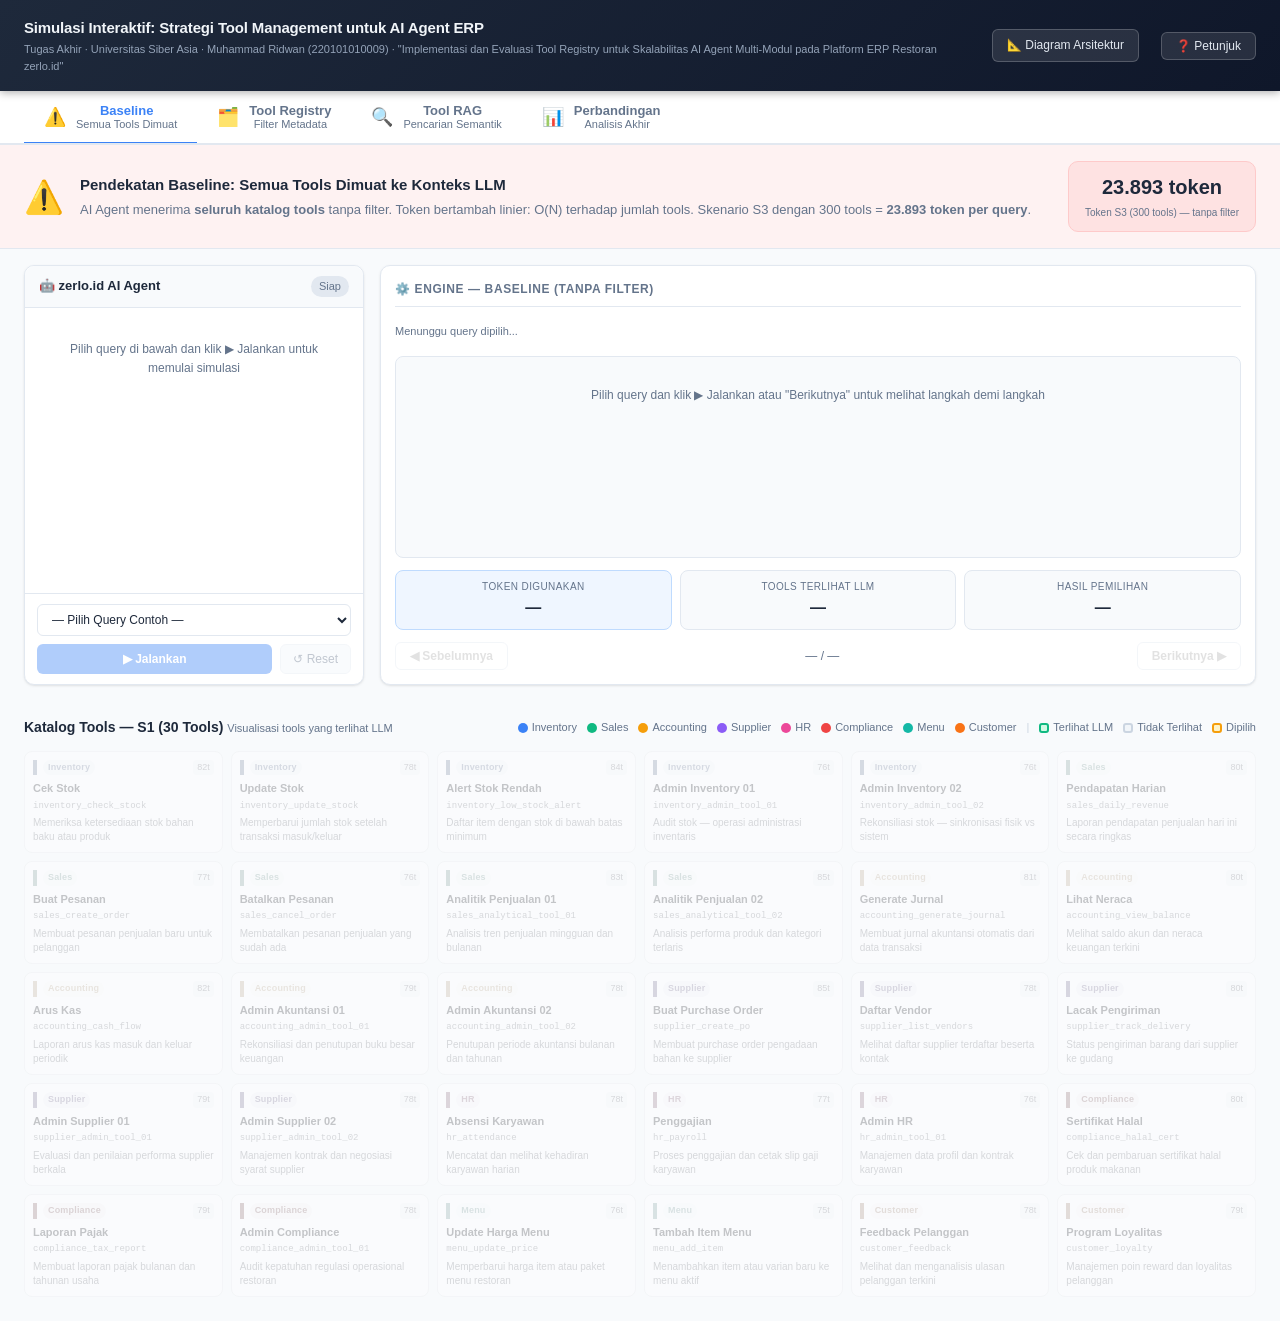
<file: simulation/index.html>
<!DOCTYPE html>
<html lang="id">
<head>
  <meta charset="UTF-8">
  <meta name="viewport" content="width=device-width, initial-scale=1.0">
  <title>Simulasi Tool Registry — zerlo.id AI-ERP</title>
  <link rel="stylesheet" href="style.css">
</head>
<body>

  <!-- ═══ HEADER ══════════════════════════════════════════════════════════════ -->
  <header class="app-header">
    <div class="header-inner">
      <div class="header-title">
        <h1>Simulasi Interaktif: Strategi Tool Management untuk AI Agent ERP</h1>
        <p class="header-sub">
          Tugas Akhir · Universitas Siber Asia · Muhammad Ridwan (220101010009) ·
          "Implementasi dan Evaluasi Tool Registry untuk Skalabilitas AI Agent Multi-Modul pada Platform ERP Restoran zerlo.id"
        </p>
      </div>
      <a href="diagram.html" class="btn-help" style="text-decoration:none;margin-right:6px">📐 Diagram Arsitektur</a>
      <button class="btn-help" id="helpBtn">❓ Petunjuk</button>
    </div>
  </header>

  <!-- ═══ TABS ═════════════════════════════════════════════════════════════════ -->
  <nav class="tabs">
    <button class="tab active" data-tab="baseline">
      <span>⚠️</span>
      <div>
        <strong>Baseline</strong>
        <small>Semua Tools Dimuat</small>
      </div>
    </button>
    <button class="tab" data-tab="registry">
      <span>🗂️</span>
      <div>
        <strong>Tool Registry</strong>
        <small>Filter Metadata</small>
      </div>
    </button>
    <button class="tab" data-tab="rag">
      <span>🔍</span>
      <div>
        <strong>Tool RAG</strong>
        <small>Pencarian Semantik</small>
      </div>
    </button>
    <button class="tab" data-tab="comparison">
      <span>📊</span>
      <div>
        <strong>Perbandingan</strong>
        <small>Analisis Akhir</small>
      </div>
    </button>
  </nav>

  <!-- ═══ TAB PANES (diisi oleh JavaScript) ═══════════════════════════════════ -->
  <div id="pane-baseline"   class="pane active"></div>
  <div id="pane-registry"   class="pane"></div>
  <div id="pane-rag"        class="pane"></div>
  <div id="pane-comparison" class="pane"></div>

  <!-- ═══ HELP MODAL ══════════════════════════════════════════════════════════ -->
  <div class="modal-overlay" id="helpOverlay">
    <div class="modal">
      <button class="modal-close" id="helpClose">✕</button>
      <h2>❓ Petunjuk Penggunaan / How to Use</h2>
      <ol>
        <li>
          <strong>Pilih tab</strong> (Baseline / Tool Registry / Tool RAG / Perbandingan)<br>
          <em>Select a tab to explore each approach</em>
        </li>
        <li>
          <strong>Pilih query contoh</strong> dari dropdown — query nyata dari dataset eksperimen<br>
          <em>Select a sample query from the dropdown — real queries from the experiment dataset</em>
        </li>
        <li>
          Klik <strong>▶ Jalankan</strong> untuk animasi otomatis, atau klik <strong>Berikutnya ▶</strong> untuk maju langkah demi langkah<br>
          <em>Click ▶ Run for auto-play, or ▶ Next to step through manually</em>
        </li>
        <li>
          Perhatikan panel <strong>Katalog Tools</strong> di bawah — kartu yang terang = terlihat LLM; abu-abu = tidak terlihat<br>
          <em>Watch the Tools Catalog panel — bright cards are visible to LLM; grey = filtered out</em>
        </li>
        <li>
          Tab <strong>Perbandingan</strong> menampilkan analisis lengkap ketiga pendekatan<br>
          <em>The Comparison tab shows full analysis of all three approaches</em>
        </li>
      </ol>

      <h3>Kode Warna Modul / Module Color Codes</h3>
      <div class="module-legend" id="helpModuleLegend"></div>

      <p>
        <em>Token = satuan biaya komputasi LLM. Setiap tool definition ≈ 80 token.<br>
        Token = unit of LLM computation cost. Each tool definition ≈ 80 tokens.</em>
      </p>
    </div>
  </div>

  <script src="simulation.js"></script>
</body>
</html>
</file>
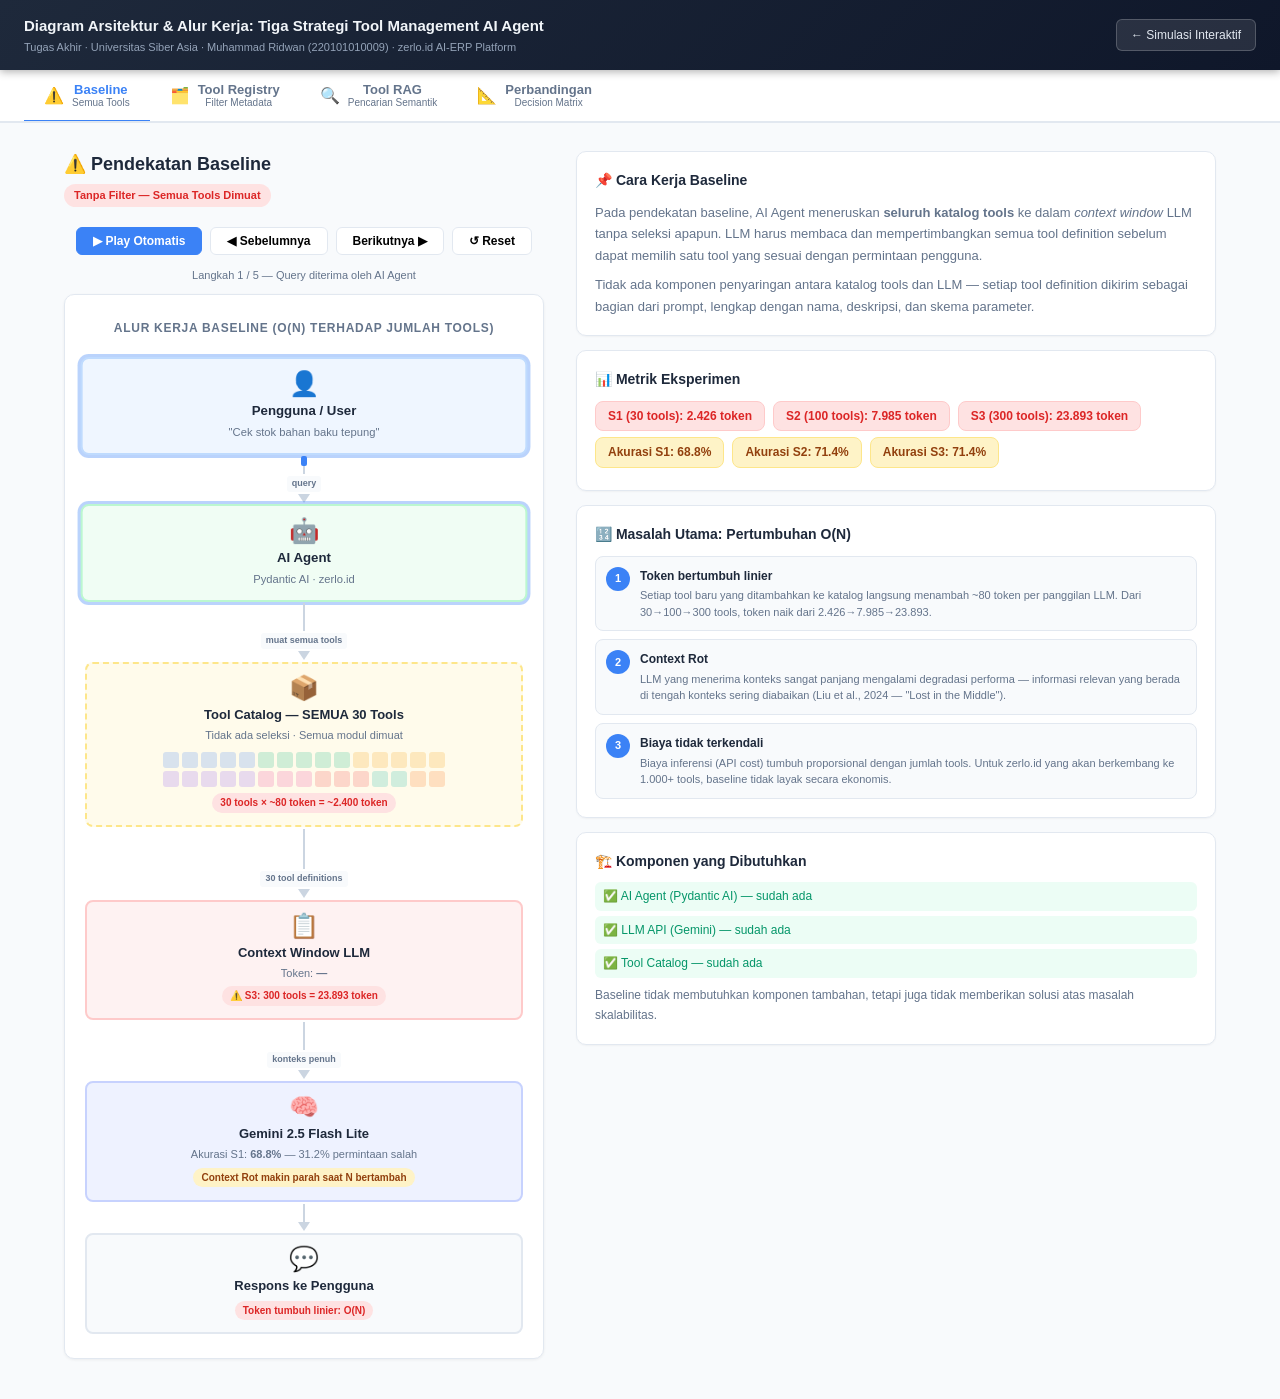
<file: simulation/diagram.html>
<!DOCTYPE html>
<html lang="id">
<head>
  <meta charset="UTF-8">
  <meta name="viewport" content="width=device-width, initial-scale=1.0">
  <title>Diagram Arsitektur — Tool Registry vs RAG vs Baseline</title>
  <link rel="stylesheet" href="diagram.css">
</head>
<body>

<!-- ══════════════════════════════════════════════════════════════════════════
     HEADER
═══════════════════════════════════════════════════════════════════════════ -->
<header class="app-header">
  <div class="header-inner">
    <div class="header-title">
      <h1>Diagram Arsitektur & Alur Kerja: Tiga Strategi Tool Management AI Agent</h1>
      <p class="header-sub">
        Tugas Akhir · Universitas Siber Asia · Muhammad Ridwan (220101010009) ·
        zerlo.id AI-ERP Platform
      </p>
    </div>
    <a href="index.html" class="btn-back">← Simulasi Interaktif</a>
  </div>
</header>

<!-- ══════════════════════════════════════════════════════════════════════════
     TABS
═══════════════════════════════════════════════════════════════════════════ -->
<nav class="tabs">
  <button class="tab active" data-tab="baseline">
    <span class="tab-icon">⚠️</span>
    <div><div class="tab-name">Baseline</div><div class="tab-sub">Semua Tools</div></div>
  </button>
  <button class="tab" data-tab="registry">
    <span class="tab-icon">🗂️</span>
    <div><div class="tab-name">Tool Registry</div><div class="tab-sub">Filter Metadata</div></div>
  </button>
  <button class="tab" data-tab="rag">
    <span class="tab-icon">🔍</span>
    <div><div class="tab-name">Tool RAG</div><div class="tab-sub">Pencarian Semantik</div></div>
  </button>
  <button class="tab" data-tab="comparison">
    <span class="tab-icon">📐</span>
    <div><div class="tab-name">Perbandingan</div><div class="tab-sub">Decision Matrix</div></div>
  </button>
</nav>

<!-- ══════════════════════════════════════════════════════════════════════════
     TAB 1 — BASELINE
═══════════════════════════════════════════════════════════════════════════ -->
<section id="pane-baseline" class="pane active">
  <div class="approach-container">

    <!-- ── DIAGRAM ─────────────────────────────────────────────────────────── -->
    <div class="approach-diagram">
      <div class="approach-title">
        <h2>⚠️ Pendekatan Baseline</h2>
        <span class="approach-badge badge-bad">Tanpa Filter — Semua Tools Dimuat</span>
      </div>

      <!-- Controls -->
      <div class="diagram-controls">
        <button class="btn-animate active" id="b-play" onclick="baselinePlay()">▶ Play Otomatis</button>
        <button class="btn-animate" onclick="baselinePrev()">◀ Sebelumnya</button>
        <button class="btn-animate" onclick="baselineNext()">Berikutnya ▶</button>
        <button class="btn-animate" onclick="baselineReset()">↺ Reset</button>
      </div>
      <div style="text-align:center;font-size:11px;color:#64748B;margin-bottom:10px">
        <span id="b-step-counter">Langkah 1 / 5</span> —
        <span id="b-step-desc">Query diterima oleh AI Agent</span>
      </div>

      <div class="flow-diagram">
        <div class="flow-diagram-title">Alur Kerja Baseline (O(N) terhadap jumlah tools)</div>

        <!-- User -->
        <div class="flow-node node-user" id="node-b-user">
          <div class="node-icon">👤</div>
          <div class="node-title">Pengguna / User</div>
          <div class="node-sub">"Cek stok bahan baku tepung"</div>
        </div>

        <div class="flow-arrow">
          <div class="arrow-line short" id="arr-b-1"></div>
          <div class="arrow-label">query</div>
          <div class="arrow-head"></div>
        </div>

        <!-- AI Agent -->
        <div class="flow-node node-agent" id="node-b-agent">
          <div class="node-icon">🤖</div>
          <div class="node-title">AI Agent</div>
          <div class="node-sub">Pydantic AI · zerlo.id</div>
        </div>

        <div class="flow-arrow">
          <div class="arrow-line" id="arr-b-2"></div>
          <div class="arrow-label">muat semua tools</div>
          <div class="arrow-head"></div>
        </div>

        <!-- Catalog -->
        <div class="flow-node node-catalog" id="node-b-catalog">
          <div class="node-icon">📦</div>
          <div class="node-title">Tool Catalog — SEMUA 30 Tools</div>
          <div class="node-sub">Tidak ada seleksi · Semua modul dimuat</div>
          <div class="mini-tools" id="b-mini-tools" style="margin:8px auto 0;max-width:300px"></div>
          <div class="node-badge nb-red" style="margin-top:6px">30 tools × ~80 token = ~2.400 token</div>
        </div>

        <div class="flow-arrow">
          <div class="arrow-line tall" id="arr-b-3"></div>
          <div class="arrow-label">30 tool definitions</div>
          <div class="arrow-head"></div>
        </div>

        <!-- Context Window -->
        <div class="flow-node node-context warn" id="node-b-context">
          <div class="node-icon">📋</div>
          <div class="node-title">Context Window LLM</div>
          <div class="node-sub">Token: <strong id="b-token-count">—</strong></div>
          <div class="node-badge nb-red" style="margin-top:4px">⚠️ S3: 300 tools = 23.893 token</div>
        </div>

        <div class="flow-arrow">
          <div class="arrow-line" id="arr-b-4"></div>
          <div class="arrow-label">konteks penuh</div>
          <div class="arrow-head"></div>
        </div>

        <!-- LLM -->
        <div class="flow-node node-llm" id="node-b-llm">
          <div class="node-icon">🧠</div>
          <div class="node-title">Gemini 2.5 Flash Lite</div>
          <div class="node-sub">Akurasi S1: <strong>68.8%</strong> — 31.2% permintaan salah</div>
          <div class="node-badge nb-amber">Context Rot makin parah saat N bertambah</div>
        </div>

        <div class="flow-arrow">
          <div class="arrow-line short" id="arr-b-5"></div>
          <div class="arrow-head"></div>
        </div>

        <!-- Response -->
        <div class="flow-node node-response" id="node-b-response">
          <div class="node-icon">💬</div>
          <div class="node-title">Respons ke Pengguna</div>
          <div class="node-badge nb-red">Token tumbuh linier: O(N)</div>
        </div>
      </div>
    </div>

    <!-- ── DETAIL PANEL ────────────────────────────────────────────────────── -->
    <div class="approach-detail">

      <div class="detail-section">
        <h3>📌 Cara Kerja Baseline</h3>
        <p>Pada pendekatan baseline, AI Agent meneruskan <strong>seluruh katalog tools</strong> ke dalam <em>context window</em> LLM tanpa seleksi apapun. LLM harus membaca dan mempertimbangkan semua tool definition sebelum dapat memilih satu tool yang sesuai dengan permintaan pengguna.</p>
        <p>Tidak ada komponen penyaringan antara katalog tools dan LLM — setiap tool definition dikirim sebagai bagian dari prompt, lengkap dengan nama, deskripsi, dan skema parameter.</p>
      </div>

      <div class="detail-section">
        <h3>📊 Metrik Eksperimen</h3>
        <div class="metric-chips">
          <div class="metric-chip mc-bad">S1 (30 tools): 2.426 token</div>
          <div class="metric-chip mc-bad">S2 (100 tools): 7.985 token</div>
          <div class="metric-chip mc-bad">S3 (300 tools): 23.893 token</div>
        </div>
        <div class="metric-chips" style="margin-top:6px">
          <div class="metric-chip mc-amber">Akurasi S1: 68.8%</div>
          <div class="metric-chip mc-amber">Akurasi S2: 71.4%</div>
          <div class="metric-chip mc-amber">Akurasi S3: 71.4%</div>
        </div>
      </div>

      <div class="detail-section">
        <h3>🔢 Masalah Utama: Pertumbuhan O(N)</h3>
        <div class="steps-list">
          <div class="step-item">
            <div class="step-num">1</div>
            <div class="step-content">
              <div class="step-title">Token bertumbuh linier</div>
              <div class="step-desc">Setiap tool baru yang ditambahkan ke katalog langsung menambah ~80 token per panggilan LLM. Dari 30→100→300 tools, token naik dari 2.426→7.985→23.893.</div>
            </div>
          </div>
          <div class="step-item">
            <div class="step-num">2</div>
            <div class="step-content">
              <div class="step-title">Context Rot</div>
              <div class="step-desc">LLM yang menerima konteks sangat panjang mengalami degradasi performa — informasi relevan yang berada di tengah konteks sering diabaikan (Liu et al., 2024 — "Lost in the Middle").</div>
            </div>
          </div>
          <div class="step-item">
            <div class="step-num">3</div>
            <div class="step-content">
              <div class="step-title">Biaya tidak terkendali</div>
              <div class="step-desc">Biaya inferensi (API cost) tumbuh proporsional dengan jumlah tools. Untuk zerlo.id yang akan berkembang ke 1.000+ tools, baseline tidak layak secara ekonomis.</div>
            </div>
          </div>
        </div>
      </div>

      <div class="detail-section">
        <h3>🏗️ Komponen yang Dibutuhkan</h3>
        <div class="infra-list">
          <div class="infra-item none">✅ AI Agent (Pydantic AI) — sudah ada</div>
          <div class="infra-item none">✅ LLM API (Gemini) — sudah ada</div>
          <div class="infra-item none">✅ Tool Catalog — sudah ada</div>
        </div>
        <p style="margin-top:8px;font-size:12px">Baseline tidak membutuhkan komponen tambahan, tetapi juga tidak memberikan solusi atas masalah skalabilitas.</p>
      </div>

    </div>
  </div>
</section>

<!-- ══════════════════════════════════════════════════════════════════════════
     TAB 2 — TOOL REGISTRY
═══════════════════════════════════════════════════════════════════════════ -->
<section id="pane-registry" class="pane">
  <div class="approach-container">

    <!-- ── DIAGRAM ─────────────────────────────────────────────────────────── -->
    <div class="approach-diagram">
      <div class="approach-title">
        <h2>🗂️ Tool Registry</h2>
        <span class="approach-badge badge-good">Filter Deterministik Berbasis Metadata</span>
      </div>

      <div class="diagram-controls">
        <button class="btn-animate active" id="r-play" onclick="registryPlay()">▶ Play Otomatis</button>
        <button class="btn-animate" onclick="registryPrev()">◀ Sebelumnya</button>
        <button class="btn-animate" onclick="registryNext()">Berikutnya ▶</button>
        <button class="btn-animate" onclick="registryReset()">↺ Reset</button>
      </div>
      <div style="text-align:center;font-size:11px;color:#64748B;margin-bottom:10px">
        <span id="r-step-counter">Langkah 1 / 8</span> —
        <span id="r-step-desc">Query diterima oleh Tool Registry</span>
      </div>

      <div class="flow-diagram">
        <div class="flow-diagram-title">Alur Kerja Tool Registry (O(1) terhadap jumlah tools)</div>

        <!-- User -->
        <div class="flow-node node-user" id="node-r-user">
          <div class="node-icon">👤</div>
          <div class="node-title">Pengguna</div>
          <div class="node-sub">"Cek stok bahan baku tepung"</div>
        </div>

        <div class="flow-arrow">
          <div class="arrow-line short" id="arr-r-1"></div>
          <div class="arrow-label">query</div>
          <div class="arrow-head"></div>
        </div>

        <!-- Tool Registry — the main differentiator -->
        <div class="flow-node node-registry" id="node-r-registry" style="border-width:2px">
          <div class="node-icon">🗂️</div>
          <div class="node-title">Tool Registry</div>
          <div class="node-sub">Filter deterministik · 4 tahap · &lt;1ms</div>

          <div class="filter-pipeline" style="margin-top:8px">
            <div class="filter-step" id="fs-1">
              <span class="fs-icon">🔑</span>
              <span>Ekstrak Kata Kunci</span>
              <span class="fs-result">stok, bahan baku, tepung</span>
            </div>
            <div class="filter-step" id="fs-2">
              <span class="fs-icon">🗂️</span>
              <span>Cocokkan Modul</span>
              <span class="fs-result">→ inventory</span>
            </div>
            <div class="filter-step" id="fs-3">
              <span class="fs-icon">👤</span>
              <span>Filter Role &amp; Tier</span>
              <span class="fs-result">manager + premium</span>
            </div>
            <div class="filter-step" id="fs-4">
              <span class="fs-icon">💰</span>
              <span>Budget Cap ≤ 15</span>
              <span class="fs-result">5 tools lolos</span>
            </div>
          </div>
        </div>

        <!-- Catalog — side reference, not in main flow -->
        <div style="display:flex;align-items:center;gap:8px;margin:4px 0">
          <div style="flex:1;height:1px;background:#E2E8F0"></div>
          <div class="flow-node node-catalog" id="node-r-catalog" style="flex:0 0 130px;padding:6px 8px;font-size:10px">
            <div style="font-size:14px">📦</div>
            <div style="font-weight:700">Tool Catalog</div>
            <div style="color:#64748B">30+ tools terdaftar</div>
            <div class="mini-tools" id="r-mini-tools" style="margin-top:4px;justify-content:center"></div>
          </div>
          <div style="display:flex;flex-direction:column;align-items:center">
            <div class="arrow-line short" id="arr-r-catalog" style="transform:rotate(90deg);margin:0"></div>
          </div>
        </div>

        <div class="flow-arrow">
          <div class="arrow-line" id="arr-r-2"></div>
          <div class="arrow-label">≤15 tools relevan saja</div>
          <div class="arrow-head"></div>
        </div>

        <!-- Context Window -->
        <div class="flow-node node-context good" id="node-r-context">
          <div class="node-icon">📋</div>
          <div class="node-title">Context Window LLM</div>
          <div class="node-sub">Token: <strong id="r-token-count">—</strong></div>
          <div class="node-badge nb-green">✅ Selalu ≤15 tools · O(1)</div>
        </div>

        <div class="flow-arrow">
          <div class="arrow-line" id="arr-r-3"></div>
          <div class="arrow-head"></div>
        </div>

        <!-- LLM -->
        <div class="flow-node node-llm" id="node-r-llm">
          <div class="node-icon">🧠</div>
          <div class="node-title">Gemini 2.5 Flash Lite</div>
          <div class="node-sub">Akurasi S1: <strong>75.0%</strong> (+6.3pp vs baseline)</div>
          <div class="node-badge nb-green">Konteks bersih → akurasi lebih tinggi</div>
        </div>

        <div class="flow-arrow">
          <div class="arrow-line short" id="arr-r-4"></div>
          <div class="arrow-head"></div>
        </div>

        <!-- Response -->
        <div class="flow-node node-response" id="node-r-response">
          <div class="node-icon">💬</div>
          <div class="node-title">Respons ke Pengguna</div>
          <div class="node-badge nb-green">Token tetap konstan: O(1)</div>
        </div>
      </div>
    </div>

    <!-- ── DETAIL PANEL ────────────────────────────────────────────────────── -->
    <div class="approach-detail">

      <div class="detail-section">
        <h3>📌 Cara Kerja Tool Registry</h3>
        <p>Tool Registry adalah lapisan penyaring (<em>filtering layer</em>) yang berdiri <strong>di antara AI Agent dan LLM</strong>. Setiap tool dalam katalog didaftarkan dengan metadata terstruktur (<code>ToolMeta</code>). Ketika query masuk, registry memfilter katalog menggunakan 4 tahap sebelum meneruskan subset tools ke LLM.</p>
        <p>Karena filtering bersifat deterministik dan berbasis in-memory Python dict, overhead latensi sangat kecil (&lt;1ms) — tidak ada model ML atau database eksternal yang dibutuhkan.</p>
      </div>

      <div class="detail-section">
        <h3>🏗️ Skema ToolMeta</h3>
        <div class="code-block">
<span class="kw">@dataclass</span>
<span class="kw">class</span> ToolMeta:
    tool_id:  <span class="kw">str</span>         <span class="cm"># "inventory_check_stock"</span>
    module:   <span class="kw">str</span>         <span class="cm"># "inventory"</span>
    op_type:  <span class="kw">str</span>         <span class="cm"># "read" | "write" | "admin"</span>
    keywords: list[<span class="kw">str</span>]   <span class="cm"># ["stok", "cek", "bahan baku"]</span>
    role:     <span class="kw">str</span>         <span class="cm"># "manager" | "cashier" | "admin"</span>
    tier:     <span class="kw">str</span>         <span class="cm"># "free" | "pro" | "premium"</span>
    tokens:   <span class="kw">int</span>         <span class="cm"># estimasi token definition ~80</span>
        </div>
      </div>

      <div class="detail-section">
        <h3>🔄 4 Tahap Filter Pipeline</h3>
        <div class="steps-list">
          <div class="step-item">
            <div class="step-num green">1</div>
            <div class="step-content">
              <div class="step-title">🔑 Ekstraksi Kata Kunci</div>
              <div class="step-desc">Registry mengekstrak token-token penting dari query pengguna (tokenisasi sederhana + stopword removal). Hasil: daftar kata kunci yang akan dicocokkan.</div>
            </div>
          </div>
          <div class="step-item">
            <div class="step-num green">2</div>
            <div class="step-content">
              <div class="step-title">🗂️ Pencocokan Modul</div>
              <div class="step-desc">Kata kunci dicocokkan dengan field <code>module</code> dan <code>keywords[]</code> setiap tool. Tool dari modul yang tidak relevan langsung dieliminasi.</div>
            </div>
          </div>
          <div class="step-item">
            <div class="step-num green">3</div>
            <div class="step-content">
              <div class="step-title">👤 Filter Role &amp; Tier</div>
              <div class="step-desc">Tool yang membutuhkan role atau tier lebih tinggi dari pengguna saat ini disembunyikan. Contoh: kasir tidak melihat tools administrasi sistem.</div>
            </div>
          </div>
          <div class="step-item">
            <div class="step-num green">4</div>
            <div class="step-content">
              <div class="step-title">💰 Budget Cap</div>
              <div class="step-desc">Tools diurutkan berdasarkan skor relevansi keyword. Maksimal 15 tools teratas yang diteruskan ke LLM — memastikan context window tetap kecil dan konstan.</div>
            </div>
          </div>
        </div>
      </div>

      <div class="detail-section">
        <h3>📊 Metrik Eksperimen (Gemini Native v2, n=558)</h3>
        <div class="metric-chips">
          <div class="metric-chip mc-good">S1: 893 token (−63%)</div>
          <div class="metric-chip mc-good">S2: 1.241 token (−84%)</div>
          <div class="metric-chip mc-good">S3: 1.239 token (−95%)</div>
        </div>
        <div class="metric-chips" style="margin-top:6px">
          <div class="metric-chip mc-blue">Wilcoxon p &lt; 0.0001</div>
          <div class="metric-chip mc-blue">Cohen's d ≥ 11</div>
          <div class="metric-chip mc-good">Akurasi S1: 75.0% (+6.3pp)</div>
        </div>
      </div>

      <div class="detail-section">
        <h3>🏗️ Infrastruktur yang Dibutuhkan</h3>
        <div class="infra-list">
          <div class="infra-item none">✅ ToolMeta dataclass — deklarasi sederhana</div>
          <div class="infra-item none">✅ ToolRegistry singleton — in-memory dict</div>
          <div class="infra-item none">✅ registry_filter() — pure Python, &lt;1ms</div>
          <div class="infra-item none">✅ Tidak perlu vector DB</div>
          <div class="infra-item none">✅ Tidak perlu embedding model</div>
        </div>
      </div>

    </div>
  </div>
</section>

<!-- ══════════════════════════════════════════════════════════════════════════
     TAB 3 — TOOL RAG
═══════════════════════════════════════════════════════════════════════════ -->
<section id="pane-rag" class="pane">
  <div class="approach-container">

    <!-- ── DIAGRAM ─────────────────────────────────────────────────────────── -->
    <div class="approach-diagram">
      <div class="approach-title">
        <h2>🔍 Tool RAG</h2>
        <span class="approach-badge badge-mid">Pencarian Semantik Berbasis Embedding</span>
      </div>

      <div class="diagram-controls">
        <button class="btn-animate active" id="rag-play" onclick="ragPlay()">▶ Play Otomatis</button>
        <button class="btn-animate" onclick="ragPrev()">◀ Sebelumnya</button>
        <button class="btn-animate" onclick="ragNext()">Berikutnya ▶</button>
        <button class="btn-animate" onclick="ragReset()">↺ Reset</button>
      </div>
      <div style="text-align:center;font-size:11px;color:#64748B;margin-bottom:10px">
        <span id="rag-step-counter">Langkah 1 / 7</span> —
        <span id="rag-step-desc">Query diterima</span>
      </div>

      <div class="flow-diagram">
        <div class="flow-diagram-title">Alur Kerja Tool RAG (Offline Index + Online Search)</div>

        <!-- Offline section -->
        <div class="offline-section">
          <span class="offline-badge">Offline — satu kali setup</span>
          <div style="display:flex;align-items:center;gap:8px;margin-top:4px">
            <div class="flow-node node-catalog" style="flex:1;padding:8px">
              <div style="font-size:14px">📦</div>
              <div style="font-size:11px;font-weight:700">Tool Catalog</div>
              <div style="font-size:9px;color:#64748B">30+ tools</div>
            </div>
            <div style="font-size:16px;color:#94A3B8">→</div>
            <div class="flow-node node-embed" style="flex:1;padding:8px">
              <div style="font-size:14px">🔢</div>
              <div style="font-size:11px;font-weight:700">Embedding Model</div>
              <div style="font-size:9px;color:#64748B">text-embedding-004</div>
            </div>
            <div style="font-size:16px;color:#94A3B8">→</div>
            <div class="flow-node node-vectordb" style="flex:1;padding:8px">
              <div style="font-size:14px">🗄️</div>
              <div style="font-size:11px;font-weight:700">Vector DB</div>
              <div style="font-size:9px;color:#64748B">Pinecone / Chroma</div>
              <div class="vector-rows">[0.82,−0.31,0.45...]<br>[0.41, 0.77,−0.22...]<br>[0.66,−0.48, 0.33...]</div>
            </div>
          </div>
        </div>

        <!-- Online section -->
        <div class="offline-section" style="margin-top:8px">
          <span class="online-badge">Online — setiap query</span>

          <!-- User -->
          <div class="flow-node node-user" id="node-rag-user" style="margin-top:4px">
            <div class="node-icon">👤</div>
            <div class="node-title">Pengguna</div>
            <div class="node-sub">"Cek stok bahan baku tepung"</div>
          </div>

          <div class="flow-arrow">
            <div class="arrow-line short" id="arr-rag-1"></div>
            <div class="arrow-label">query teks</div>
            <div class="arrow-head"></div>
          </div>

          <!-- Embedding online -->
          <div class="flow-node node-embed" id="node-rag-embed">
            <div class="node-icon">🔢</div>
            <div class="node-title">Embedding Model (Online)</div>
            <div class="node-sub">Query → vektor dimensi tinggi</div>
            <div id="rag-vector-display" style="display:none" class="vector-rows">
              query → [0.79, −0.28, 0.51, 0.14, −0.63, 0.22, 0.09, ...]
            </div>
          </div>

          <div class="flow-arrow">
            <div class="arrow-line" id="arr-rag-2"></div>
            <div class="arrow-label">query vector</div>
            <div class="arrow-head"></div>
          </div>

          <!-- Vector DB search -->
          <div class="flow-node node-vectordb" id="node-rag-vecdb">
            <div class="node-icon">🔍</div>
            <div class="node-title">Vector DB — Similarity Search</div>
            <div class="node-sub">Cosine similarity · Top-k retrieval</div>
            <div class="sim-bars" id="rag-sim-scores" style="display:none"></div>
          </div>

          <div class="flow-arrow">
            <div class="arrow-line" id="arr-rag-3"></div>
            <div class="arrow-label">top-k tools</div>
            <div class="arrow-head"></div>
          </div>

          <!-- Context -->
          <div class="flow-node node-context" id="node-rag-context">
            <div class="node-icon">📋</div>
            <div class="node-title">Context Window LLM</div>
            <div class="node-sub">Token: <strong id="rag-token-count">—</strong></div>
            <div class="mini-tools" id="rag-mini-tools" style="margin:6px auto 2px"></div>
            <div class="node-badge nb-purple">Top-k tools relevan secara semantik</div>
          </div>

          <div class="flow-arrow">
            <div class="arrow-line short" id="arr-rag-4"></div>
            <div class="arrow-head"></div>
          </div>

          <!-- LLM -->
          <div class="flow-node node-llm" id="node-rag-llm">
            <div class="node-icon">🧠</div>
            <div class="node-title">Gemini 2.5 Flash Lite</div>
            <div class="node-sub">Memilih dari k candidates</div>
            <div class="node-badge nb-amber">Akurasi bergantung kualitas embedding</div>
          </div>

          <div class="flow-arrow">
            <div class="arrow-line short" id="arr-rag-5"></div>
            <div class="arrow-head"></div>
          </div>

          <!-- Response -->
          <div class="flow-node node-response" id="node-rag-response">
            <div class="node-icon">💬</div>
            <div class="node-title">Respons ke Pengguna</div>
            <div class="node-badge nb-purple">Efisien untuk katalog besar tak terstruktur</div>
          </div>
        </div>
      </div>
    </div>

    <!-- ── DETAIL PANEL ────────────────────────────────────────────────────── -->
    <div class="approach-detail">

      <div class="detail-section">
        <h3>📌 Cara Kerja Tool RAG</h3>
        <p>Tool RAG (<em>Retrieval-Augmented Generation</em> untuk tools) menggunakan <strong>representasi semantik berbasis embedding vector</strong> untuk menemukan tools yang paling relevan dengan query. Berbeda dengan registry yang mengandalkan metadata eksplisit, RAG memahami makna semantik — "bahan makanan" dapat terhubung ke "inventory" meskipun kata tersebut tidak ada dalam metadata tool.</p>
        <p>Sistem bekerja dalam dua fase: <strong>offline</strong> (indexing semua tool descriptions ke vector DB) dan <strong>online</strong> (embedding query + nearest neighbor search per panggilan).</p>
      </div>

      <div class="detail-section">
        <h3>🔄 Alur Kerja Detail</h3>
        <div class="steps-list">
          <div class="step-item">
            <div class="step-num purple">1</div>
            <div class="step-content">
              <div class="step-title">Offline: Indexing Tool Catalog</div>
              <div class="step-desc">Setiap tool description diubah menjadi embedding vector menggunakan model seperti <code>text-embedding-004</code>. Vektor disimpan di Vector DB (Pinecone, Chroma, Qdrant, dll).</div>
            </div>
          </div>
          <div class="step-item">
            <div class="step-num purple">2</div>
            <div class="step-content">
              <div class="step-title">Online: Embed Query</div>
              <div class="step-desc">Query pengguna diubah menjadi embedding vector menggunakan model yang sama. Ini menambah latensi 50–200ms per panggilan dibanding registry.</div>
            </div>
          </div>
          <div class="step-item">
            <div class="step-num purple">3</div>
            <div class="step-content">
              <div class="step-title">Cosine Similarity Search</div>
              <div class="step-desc">Vector DB mencari tools dengan vektor terdekat (cosine similarity terbesar) ke vektor query. Hasilnya adalah top-k tools paling "semantically similar".</div>
            </div>
          </div>
          <div class="step-item">
            <div class="step-num purple">4</div>
            <div class="step-content">
              <div class="step-title">Top-k ke LLM</div>
              <div class="step-desc">Hanya k tools (biasanya 10–20) yang diteruskan ke LLM. Token yang digunakan mirip dengan registry (~950 token untuk S1).</div>
            </div>
          </div>
        </div>
      </div>

      <div class="detail-section">
        <h3>⚖️ Kelebihan vs Kekurangan</h3>
        <div class="steps-list">
          <div class="step-item" style="background:#ECFDF5;border-color:#A7F3D0">
            <div class="step-num green">✓</div>
            <div class="step-content">
              <div class="step-title" style="color:#065F46">Memahami Makna Semantik</div>
              <div class="step-desc">Dapat menghubungkan "pesan bahan" dengan "purchase order" meskipun kata kunci tidak exact match — cocok untuk query bahasa alami yang beragam.</div>
            </div>
          </div>
          <div class="step-item" style="background:#ECFDF5;border-color:#A7F3D0">
            <div class="step-num green">✓</div>
            <div class="step-content">
              <div class="step-title" style="color:#065F46">Skalabel untuk Ribuan Tools</div>
              <div class="step-desc">Approximate nearest neighbor search berjalan O(log N) atau bahkan O(1) dengan HNSW index — efisien untuk katalog sangat besar tanpa struktur modul.</div>
            </div>
          </div>
          <div class="step-item" style="background:#FEF2F2;border-color:#FECACA">
            <div class="step-num" style="background:#EF4444">✗</div>
            <div class="step-content">
              <div class="step-title" style="color:#DC2626">Infrastruktur Kompleks</div>
              <div class="step-desc">Membutuhkan: embedding model (hosted atau local), vector database, pipeline sinkronisasi saat katalog berubah. Overhead operasional signifikan.</div>
            </div>
          </div>
          <div class="step-item" style="background:#FEF2F2;border-color:#FECACA">
            <div class="step-num" style="background:#EF4444">✗</div>
            <div class="step-content">
              <div class="step-title" style="color:#DC2626">Latensi Tambahan</div>
              <div class="step-desc">Setiap query membutuhkan embedding computation (50–200ms) + vector search. Dibandingkan registry &lt;1ms, RAG menambah latensi yang terasa pada sistem real-time.</div>
            </div>
          </div>
          <div class="step-item" style="background:#FEF2F2;border-color:#FECACA">
            <div class="step-num" style="background:#EF4444">✗</div>
            <div class="step-content">
              <div class="step-title" style="color:#DC2626">Gagal untuk Tools Semantically Similar</div>
              <div class="step-desc">Untuk query "Buat purchase order ke supplier tepung", RAG mengembalikan <em>supplier_list_vendors</em> (skor 0.76) hampir sama dengan <em>supplier_create_po</em> (0.88) — LLM bingung karena semantik mirip.</div>
            </div>
          </div>
        </div>
      </div>

      <div class="detail-section">
        <h3>🏗️ Infrastruktur yang Dibutuhkan</h3>
        <div class="infra-list">
          <div class="infra-item required">⚠️ Vector Database (Pinecone / Chroma / Qdrant)</div>
          <div class="infra-item required">⚠️ Embedding Model (hosted API atau local)</div>
          <div class="infra-item required">⚠️ Sync pipeline — re-embed saat catalog berubah</div>
          <div class="infra-item optional">⚡ Latensi +50–200ms per query</div>
          <div class="infra-item none">✅ Cocok: zerlo.id masa depan (1.000+ tools)</div>
        </div>
      </div>

    </div>
  </div>
</section>

<!-- ══════════════════════════════════════════════════════════════════════════
     TAB 4 — PERBANDINGAN
═══════════════════════════════════════════════════════════════════════════ -->
<section id="pane-comparison" class="pane">
  <div class="cmp-page">
    <h2>📐 Perbandingan Arsitektur: Tiga Pendekatan Tool Management</h2>
    <p>Analisis komprehensif berdasarkan hasil eksperimen Gemini Native v2 (n=558) dan pertimbangan arsitektur zerlo.id</p>

    <!-- Three-column mini flow -->
    <div class="arch-cols">

      <!-- Baseline column -->
      <div class="arch-col">
        <div class="arch-col-header bad">⚠️ Baseline</div>
        <div class="arch-col-body">
          <div class="arch-flow-compact">
            <div class="afc-node user">👤 Pengguna</div>
            <div class="afc-arrow">
              <div class="afc-arrow-line" style="background:#CBD5E1"></div>
              <div class="afc-arrow-label">query</div>
              <div class="afc-arrow-head" style="border-top-color:#CBD5E1"></div>
            </div>
            <div class="afc-node context warn" style="border-color:#FECACA">
              📋 Context Window<br>
              <small>ALL 30–300 tools</small><br>
              <span style="color:#DC2626;font-size:10px;font-weight:800">2.426–23.893 token</span>
            </div>
            <div class="afc-arrow">
              <div class="afc-arrow-line" style="background:#CBD5E1"></div>
              <div class="afc-arrow-head" style="border-top-color:#CBD5E1"></div>
            </div>
            <div class="afc-node llm">🧠 LLM</div>
            <div class="afc-arrow">
              <div class="afc-arrow-line" style="background:#CBD5E1"></div>
              <div class="afc-arrow-head" style="border-top-color:#CBD5E1"></div>
            </div>
            <div class="afc-node resp">💬 Respons</div>
          </div>
          <div style="margin-top:12px;font-size:11px">
            <div style="background:#FEE2E2;border-radius:6px;padding:8px;line-height:1.6">
              <strong>Tools terlihat LLM:</strong> SEMUA (O(N))<br>
              <strong>Infrastruktur baru:</strong> Tidak ada<br>
              <strong>Token cost:</strong> Tumbuh linier<br>
              <strong>Cocok untuk:</strong> Prototype kecil
            </div>
          </div>
          <div class="mini-tools" id="cmp-b-tools" style="margin-top:10px;justify-content:center"></div>
          <div style="text-align:center;font-size:9px;color:#64748B;margin-top:3px">Semua tools terlihat</div>
        </div>
      </div>

      <!-- Registry column -->
      <div class="arch-col">
        <div class="arch-col-header good">✅ Tool Registry</div>
        <div class="arch-col-body">
          <div class="arch-flow-compact">
            <div class="afc-node user">👤 Pengguna</div>
            <div class="afc-arrow">
              <div class="afc-arrow-line" style="background:#10B981"></div>
              <div class="afc-arrow-label" style="color:#10B981">query</div>
              <div class="afc-arrow-head" style="border-top-color:#10B981"></div>
            </div>
            <div class="afc-node filter">
              🗂️ Tool Registry<br>
              <small>Keyword → Module → Role → Budget</small>
            </div>
            <div class="afc-arrow">
              <div class="afc-arrow-line" style="background:#10B981"></div>
              <div class="afc-arrow-label" style="color:#10B981">≤15 tools</div>
              <div class="afc-arrow-head" style="border-top-color:#10B981"></div>
            </div>
            <div class="afc-node context ok" style="border-color:#A7F3D0">
              📋 Context Window<br>
              <small>≤15 tools (O(1))</small><br>
              <span style="color:#059669;font-size:10px;font-weight:800">~893–1.239 token</span>
            </div>
            <div class="afc-arrow">
              <div class="afc-arrow-line" style="background:#10B981"></div>
              <div class="afc-arrow-head" style="border-top-color:#10B981"></div>
            </div>
            <div class="afc-node llm">🧠 LLM</div>
            <div class="afc-arrow">
              <div class="afc-arrow-line" style="background:#10B981"></div>
              <div class="afc-arrow-head" style="border-top-color:#10B981"></div>
            </div>
            <div class="afc-node resp">💬 Respons</div>
          </div>
          <div style="margin-top:12px;font-size:11px">
            <div style="background:#D1FAE5;border-radius:6px;padding:8px;line-height:1.6">
              <strong>Tools terlihat LLM:</strong> ≤15 (O(1))<br>
              <strong>Infrastruktur baru:</strong> ToolMeta dict<br>
              <strong>Token cost:</strong> Konstan!<br>
              <strong>Cocok untuk:</strong> zerlo.id ERP (sekarang)
            </div>
          </div>
          <div class="mini-tools" id="cmp-r-tools" style="margin-top:10px;justify-content:center"></div>
          <div style="text-align:center;font-size:9px;color:#64748B;margin-top:3px">Hanya modul relevan</div>
        </div>
      </div>

      <!-- RAG column -->
      <div class="arch-col">
        <div class="arch-col-header mid">🔍 Tool RAG</div>
        <div class="arch-col-body">
          <div class="arch-flow-compact">
            <div class="afc-node user">👤 Pengguna</div>
            <div class="afc-arrow">
              <div class="afc-arrow-line" style="background:#8B5CF6"></div>
              <div class="afc-arrow-label" style="color:#8B5CF6">query</div>
              <div class="afc-arrow-head" style="border-top-color:#8B5CF6"></div>
            </div>
            <div class="afc-node embed">
              🔢 Embed Model<br>
              <small>query → vector</small>
            </div>
            <div class="afc-arrow">
              <div class="afc-arrow-line" style="background:#8B5CF6"></div>
              <div class="afc-arrow-head" style="border-top-color:#8B5CF6"></div>
            </div>
            <div class="afc-node vecdb">
              🗄️ Vector DB<br>
              <small>Cosine similarity search</small>
            </div>
            <div class="afc-arrow">
              <div class="afc-arrow-line" style="background:#8B5CF6"></div>
              <div class="afc-arrow-label" style="color:#8B5CF6">top-k</div>
              <div class="afc-arrow-head" style="border-top-color:#8B5CF6"></div>
            </div>
            <div class="afc-node context" style="border-color:#DDD6FE">
              📋 Context Window<br>
              <small>top-k tools (O(1))</small><br>
              <span style="color:#7C3AED;font-size:10px;font-weight:800">~950–1.310 token</span>
            </div>
            <div class="afc-arrow">
              <div class="afc-arrow-line" style="background:#8B5CF6"></div>
              <div class="afc-arrow-head" style="border-top-color:#8B5CF6"></div>
            </div>
            <div class="afc-node llm">🧠 LLM</div>
            <div class="afc-arrow">
              <div class="afc-arrow-line" style="background:#8B5CF6"></div>
              <div class="afc-arrow-head" style="border-top-color:#8B5CF6"></div>
            </div>
            <div class="afc-node resp">💬 Respons</div>
          </div>
          <div style="margin-top:12px;font-size:11px">
            <div style="background:#EDE9FE;border-radius:6px;padding:8px;line-height:1.6">
              <strong>Tools terlihat LLM:</strong> top-k (O(1))<br>
              <strong>Infrastruktur baru:</strong> Vector DB + Embed<br>
              <strong>Token cost:</strong> Konstan<br>
              <strong>Cocok untuk:</strong> zerlo.id 1.000+ tools
            </div>
          </div>
          <div class="mini-tools" id="cmp-rag-tools" style="margin-top:10px;justify-content:center"></div>
          <div style="text-align:center;font-size:9px;color:#64748B;margin-top:3px">Semantically similar tools</div>
        </div>
      </div>
    </div>

    <!-- Decision Matrix -->
    <div class="matrix-section">
      <h3>📊 Decision Matrix — Perbandingan Lengkap</h3>
      <div style="overflow-x:auto">
        <table class="matrix-table">
          <thead>
            <tr>
              <th>Kriteria</th>
              <th class="bad">⚠️ Baseline</th>
              <th class="good">✅ Tool Registry</th>
              <th class="mid">🔍 Tool RAG</th>
            </tr>
          </thead>
          <tbody>
            <tr><td><strong>Token (S1, 30 tools)</strong></td>
              <td class="bad">2.426 token</td>
              <td class="good">893 token <small>(−63%)</small></td>
              <td class="mid">~950 token</td></tr>
            <tr><td><strong>Token (S3, 300 tools)</strong></td>
              <td class="bad">23.893 token</td>
              <td class="good">1.239 token <small>(−95%)</small></td>
              <td class="mid">~1.310 token</td></tr>
            <tr class="row-hl"><td><strong>Token Scalability</strong></td>
              <td class="bad">O(N) — linier</td>
              <td class="good">O(1) — konstan</td>
              <td class="good">O(1) — konstan</td></tr>
            <tr><td><strong>Akurasi (S1)</strong></td>
              <td class="bad">68.8%</td>
              <td class="good">75.0% <small>(+6.3pp)</small></td>
              <td class="mid">~73% <small>(est.)</small></td></tr>
            <tr><td><strong>Akurasi (S3)</strong></td>
              <td class="bad">71.4%</td>
              <td class="good">77.6% <small>(+6.3pp)</small></td>
              <td class="mid">~74% <small>(est.)</small></td></tr>
            <tr class="row-hl"><td><strong>Latensi Tambahan</strong></td>
              <td class="good">0ms</td>
              <td class="good">&lt;1ms</td>
              <td class="bad">50–200ms</td></tr>
            <tr><td><strong>Vector DB</strong></td>
              <td class="good"><span class="check">✅</span> Tidak perlu</td>
              <td class="good"><span class="check">✅</span> Tidak perlu</td>
              <td class="bad"><span class="cross">⚠️</span> Wajib</td></tr>
            <tr><td><strong>Embedding Model</strong></td>
              <td class="good"><span class="check">✅</span> Tidak perlu</td>
              <td class="good"><span class="check">✅</span> Tidak perlu</td>
              <td class="bad"><span class="cross">⚠️</span> Wajib</td></tr>
            <tr><td><strong>Sync Katalog</strong></td>
              <td>Manual</td>
              <td class="good">Manual / otomatis</td>
              <td class="bad">Re-embed wajib</td></tr>
            <tr class="row-hl"><td><strong>Pemahaman Semantik</strong></td>
              <td class="bad">Tidak</td>
              <td class="bad">Terbatas (keyword)</td>
              <td class="good">Penuh (embedding)</td></tr>
            <tr><td><strong>Cocok untuk N tools</strong></td>
              <td class="bad">&lt;20 tools</td>
              <td class="good">20–1.000 tools</td>
              <td class="good">1.000+ tools</td></tr>
            <tr><td><strong>Uji Statistik</strong></td>
              <td>—</td>
              <td class="good">p&lt;0.0001, d≥11 <small>(verified)</small></td>
              <td class="mid">Belum diuji</td></tr>
            <tr class="row-hl"><td><strong>Rekomendasi zerlo.id</strong></td>
              <td class="bad">Tidak</td>
              <td class="good">✅ Sekarang (60+ tools)</td>
              <td class="mid">Future work (1.000+ tools)</td></tr>
          </tbody>
        </table>
      </div>
    </div>

    <!-- Conclusion -->
    <div class="conclusion-box">
      <h3>🏆 Mengapa Tool Registry adalah Pilihan Tepat untuk zerlo.id Saat Ini</h3>
      <div class="conclusion-points">
        <div class="cp">
          <div class="cp-icon">🗂️</div>
          <div class="cp-text">
            <strong>Metadata sudah tersedia secara alami.</strong>
            <span> zerlo.id memiliki 38 modul terstruktur, sistem RBAC (role-based access control), dan tier subscription — semua metadata yang dibutuhkan Tool Registry sudah ada tanpa konfigurasi tambahan.</span>
          </div>
        </div>
        <div class="cp">
          <div class="cp-icon">⚡</div>
          <div class="cp-text">
            <strong>Zero infrastructure overhead.</strong>
            <span> Tidak butuh vector DB atau embedding model — filter berjalan in-memory Python &lt;1ms. Dapat langsung diintegrasikan ke codebase FastAPI + Pydantic AI yang ada.</span>
          </div>
        </div>
        <div class="cp">
          <div class="cp-icon">📊</div>
          <div class="cp-text">
            <strong>Terbukti secara statistik.</strong>
            <span> Wilcoxon p&lt;0.0001, Cohen's d≥11 — penghematan 63–95% token bukan kebetulan. Akurasi meningkat +6.3pp di S1 dan S3.</span>
          </div>
        </div>
        <div class="cp">
          <div class="cp-icon">📈</div>
          <div class="cp-text">
            <strong>Skalabilitas O(1) terbukti.</strong>
            <span> Saat katalog berkembang dari 30→100→300 tools, token Registry tetap ~1.240 — bukan tumbuh linier seperti baseline. zerlo.id dapat scale ke ratusan modul tanpa degradasi performa.</span>
          </div>
        </div>
        <div class="cp">
          <div class="cp-icon">🔮</div>
          <div class="cp-text">
            <strong>Tool RAG sebagai natural next step.</strong>
            <span> Saat zerlo.id berkembang ke ribuan tools atau menambah modul yang tidak memiliki struktur modul yang jelas, Tool RAG menjadi pilihan yang tepat — dan Tool Registry sudah menyiapkan metadata yang akan berguna sebagai filter tahap pertama dalam two-stage hybrid approach.</span>
          </div>
        </div>
      </div>
    </div>

    <!-- Two-stage hybrid -->
    <div class="matrix-section">
      <h3>🔭 Roadmap: Two-Stage Hybrid (Future Work)</h3>
      <p style="font-size:13px;color:#64748B;margin-bottom:14px">Kombinasi terbaik Registry + RAG untuk zerlo.id masa depan dengan 1.000+ tools:</p>
      <div style="display:flex;align-items:center;gap:12px;flex-wrap:wrap">
        <div class="afc-node user" style="padding:10px 14px;font-size:12px">👤 Query</div>
        <div style="font-size:18px;color:#94A3B8">→</div>
        <div class="afc-node filter" style="padding:10px 14px;font-size:12px">
          🗂️ Stage 1: Tool Registry<br>
          <small>Filter modul + RBAC + tier<br>30 tools tersisa dari 1.000</small>
        </div>
        <div style="font-size:18px;color:#94A3B8">→</div>
        <div class="afc-node vecdb" style="padding:10px 14px;font-size:12px">
          🔍 Stage 2: Tool RAG<br>
          <small>Semantic search dalam subset<br>10–15 tools terbaik</small>
        </div>
        <div style="font-size:18px;color:#94A3B8">→</div>
        <div class="afc-node llm" style="padding:10px 14px;font-size:12px">🧠 LLM</div>
        <div style="font-size:18px;color:#94A3B8">→</div>
        <div class="afc-node resp" style="padding:10px 14px;font-size:12px">💬 Respons</div>
      </div>
      <p style="font-size:12px;color:#64748B;margin-top:10px">
        Stage 1 (Registry) mengeliminasi irrelevant modules secara deterministik — sangat cepat.
        Stage 2 (RAG) melakukan semantic ranking dalam subset yang sudah kecil — akurat.
        Kombinasi ini mengatasi kelemahan masing-masing pendekatan.
      </p>
    </div>

  </div>
</section>

<script src="diagram.js"></script>
</body>
</html>
</file>
<file: simulation/style.css>
/* =============================================================================
   STYLE.CSS — Tool Registry Interactive Demo
   Tugas Akhir: Muhammad Ridwan (220101010009) — Universitas Siber Asia
   ============================================================================= */

/* ─── RESET & BASE ─────────────────────────────────────────────────────────── */
*, *::before, *::after { box-sizing: border-box; margin: 0; padding: 0; }

:root {
  --bg:          #F8FAFC;
  --surface:     #FFFFFF;
  --border:      #E2E8F0;
  --text:        #1E293B;
  --text-sub:    #64748B;
  --blue:        #3B82F6;
  --green:       #10B981;
  --amber:       #F59E0B;
  --red:         #EF4444;
  --purple:      #8B5CF6;
  --radius:      10px;
  --shadow:      0 1px 3px rgba(0,0,0,.08), 0 1px 2px rgba(0,0,0,.04);
  --shadow-md:   0 4px 6px rgba(0,0,0,.07), 0 2px 4px rgba(0,0,0,.06);
}

body {
  font-family: -apple-system, BlinkMacSystemFont, 'Segoe UI', sans-serif;
  font-size: 14px;
  background: var(--bg);
  color: var(--text);
  line-height: 1.55;
  min-height: 100vh;
}

/* ─── HEADER ───────────────────────────────────────────────────────────────── */
.app-header {
  background: linear-gradient(135deg, #1E293B 0%, #0F172A 100%);
  color: #fff;
  padding: 16px 24px;
  position: sticky;
  top: 0;
  z-index: 100;
  box-shadow: 0 2px 8px rgba(0,0,0,.3);
}
.header-inner {
  max-width: 1400px;
  margin: 0 auto;
  display: flex;
  align-items: center;
  gap: 16px;
}
.header-title { flex: 1; }
.header-title h1 {
  font-size: 15px;
  font-weight: 700;
  letter-spacing: -0.01em;
  color: #F1F5F9;
}
.header-sub {
  font-size: 11px;
  color: #94A3B8;
  margin-top: 2px;
}
.btn-help {
  background: rgba(255,255,255,.1);
  border: 1px solid rgba(255,255,255,.2);
  color: #E2E8F0;
  padding: 6px 14px;
  border-radius: 6px;
  cursor: pointer;
  font-size: 12px;
  white-space: nowrap;
  transition: background .15s;
}
.btn-help:hover { background: rgba(255,255,255,.18); }

/* ─── TABS ─────────────────────────────────────────────────────────────────── */
.tabs {
  display: flex;
  background: #fff;
  border-bottom: 2px solid var(--border);
  padding: 0 24px;
  gap: 0;
  overflow-x: auto;
}
.tab {
  display: flex;
  align-items: center;
  gap: 10px;
  padding: 12px 20px;
  background: none;
  border: none;
  border-bottom: 3px solid transparent;
  cursor: pointer;
  font-size: 13px;
  color: var(--text-sub);
  white-space: nowrap;
  transition: all .15s;
  margin-bottom: -2px;
}
.tab:hover { color: var(--text); background: var(--bg); }
.tab.active { color: var(--blue); border-bottom-color: var(--blue); font-weight: 600; }
.tab > span:first-child { font-size: 18px; }
.tab strong { display: block; font-size: 13px; }
.tab small { display: block; font-size: 11px; color: var(--text-sub); font-weight: 400; }

/* ─── PANES ────────────────────────────────────────────────────────────────── */
.pane { display: none; }
.pane.active { display: block; }

/* ─── TAB INTRO BANNER ─────────────────────────────────────────────────────── */
.tab-intro {
  display: flex;
  align-items: center;
  gap: 16px;
  padding: 16px 24px;
  border-bottom: 1px solid var(--border);
}
.baseline-intro { background: #FEF2F2; }
.registry-intro  { background: #ECFDF5; }
.rag-intro       { background: #F5F3FF; }
.intro-icon { font-size: 32px; line-height: 1; }
.intro-content { flex: 1; }
.intro-content h2 { font-size: 15px; font-weight: 700; margin-bottom: 4px; }
.intro-content p  { font-size: 13px; color: var(--text-sub); }
.intro-metric {
  text-align: center;
  padding: 10px 16px;
  border-radius: var(--radius);
  min-width: 150px;
}
.intro-metric.bad  { background: #FEE2E2; border: 1px solid #FECACA; }
.intro-metric.good { background: #D1FAE5; border: 1px solid #A7F3D0; }
.intro-metric.mid  { background: #EDE9FE; border: 1px solid #DDD6FE; }
.metric-val { font-size: 20px; font-weight: 800; }
.metric-lbl { font-size: 10px; color: var(--text-sub); margin-top: 2px; }

/* ─── SIMULATION LAYOUT ────────────────────────────────────────────────────── */
.sim-container {
  display: flex;
  gap: 16px;
  padding: 16px 24px;
  max-width: 1400px;
  margin: 0 auto;
}
.sim-left  { flex: 0 0 340px; }
.sim-right { flex: 1; }

/* ─── CHAT PANEL ───────────────────────────────────────────────────────────── */
.chat-panel {
  background: #fff;
  border: 1px solid var(--border);
  border-radius: var(--radius);
  box-shadow: var(--shadow);
  display: flex;
  flex-direction: column;
  height: 420px;
}
.chat-header {
  display: flex;
  justify-content: space-between;
  align-items: center;
  padding: 10px 14px;
  border-bottom: 1px solid var(--border);
  font-weight: 600;
  font-size: 13px;
  background: #F8FAFC;
  border-radius: var(--radius) var(--radius) 0 0;
}
.chat-status {
  font-size: 11px;
  padding: 2px 8px;
  border-radius: 12px;
  background: #E2E8F0;
  color: var(--text-sub);
  font-weight: 500;
}
.chat-status.active { background: #DBEAFE; color: var(--blue); }
.chat-status.ok     { background: #D1FAE5; color: #059669; }
.chat-status.err    { background: #FEE2E2; color: #DC2626; }

.chat-messages {
  flex: 1;
  overflow-y: auto;
  padding: 12px;
  display: flex;
  flex-direction: column;
  gap: 8px;
}
.chat-placeholder {
  color: var(--text-sub);
  font-size: 12px;
  text-align: center;
  padding: 20px 10px;
  line-height: 1.6;
}
.chat-bubble {
  padding: 8px 12px;
  border-radius: 8px;
  font-size: 13px;
  line-height: 1.5;
  animation: slideIn .3s ease;
  max-width: 100%;
  word-break: break-word;
}
.chat-bubble.user {
  background: #EFF6FF;
  border-left: 3px solid var(--blue);
}
.chat-bubble.bot {
  background: #F0FDF4;
  border-left: 3px solid var(--green);
}
.chat-bubble.bot.error {
  background: #FEF2F2;
  border-left-color: var(--red);
}
@keyframes slideIn {
  from { opacity: 0; transform: translateY(6px); }
  to   { opacity: 1; transform: translateY(0); }
}

.chat-controls-row {
  padding: 10px 12px;
  border-top: 1px solid var(--border);
  display: flex;
  flex-direction: column;
  gap: 8px;
}
.query-select {
  width: 100%;
  padding: 7px 10px;
  border: 1px solid var(--border);
  border-radius: 6px;
  font-size: 12px;
  background: #fff;
  color: var(--text);
  cursor: pointer;
}
.chat-btns {
  display: flex;
  gap: 8px;
}
.btn-play {
  flex: 1;
  padding: 7px 14px;
  background: var(--blue);
  color: #fff;
  border: none;
  border-radius: 6px;
  font-size: 12px;
  font-weight: 600;
  cursor: pointer;
  transition: background .15s, opacity .15s;
}
.btn-play:hover:not(:disabled) { background: #2563EB; }
.btn-play:disabled { opacity: .4; cursor: not-allowed; }
.btn-reset {
  padding: 7px 12px;
  background: #F1F5F9;
  color: var(--text-sub);
  border: 1px solid var(--border);
  border-radius: 6px;
  font-size: 12px;
  cursor: pointer;
  transition: background .15s;
}
.btn-reset:hover:not(:disabled) { background: #E2E8F0; }
.btn-reset:disabled { opacity: .4; cursor: not-allowed; }

/* ─── ENGINE PANEL ─────────────────────────────────────────────────────────── */
.engine-panel {
  background: #fff;
  border: 1px solid var(--border);
  border-radius: var(--radius);
  box-shadow: var(--shadow);
  display: flex;
  flex-direction: column;
  gap: 12px;
  padding: 14px;
  height: 420px;
  overflow-y: auto;
}
.engine-header {
  font-size: 12px;
  font-weight: 700;
  color: var(--text-sub);
  text-transform: uppercase;
  letter-spacing: .05em;
  padding-bottom: 8px;
  border-bottom: 1px solid var(--border);
}

/* Steps progress */
.steps-progress {
  display: flex;
  align-items: center;
  gap: 0;
  overflow-x: auto;
  padding: 4px 0;
}
.step-dot {
  display: flex;
  align-items: center;
  justify-content: center;
  width: 24px;
  height: 24px;
  border-radius: 50%;
  background: #E2E8F0;
  color: var(--text-sub);
  font-size: 10px;
  font-weight: 700;
  flex-shrink: 0;
  transition: all .2s;
}
.step-dot.done   { background: #D1FAE5; color: #059669; }
.step-dot.active { background: var(--blue); color: #fff; box-shadow: 0 0 0 3px #BFDBFE; }
.step-line {
  flex: 1;
  height: 2px;
  background: #E2E8F0;
  min-width: 8px;
  max-width: 24px;
}
.step-waiting-small { font-size: 11px; color: var(--text-sub); }

/* Current step */
.current-step {
  flex: 1;
  background: #F8FAFC;
  border-radius: 8px;
  padding: 12px;
  border: 1px solid var(--border);
  overflow-y: auto;
}
.step-waiting {
  color: var(--text-sub);
  font-size: 12px;
  text-align: center;
  padding: 16px 8px;
  line-height: 1.7;
}
.step-header {
  display: flex;
  align-items: center;
  gap: 8px;
  margin-bottom: 8px;
}
.step-icon { font-size: 20px; }
.step-title { font-size: 14px; font-weight: 700; }
.step-desc { font-size: 12.5px; line-height: 1.65; color: var(--text); }
.step-warning {
  margin-top: 8px;
  padding: 6px 10px;
  background: #FEF3C7;
  border: 1px solid #FDE68A;
  border-radius: 6px;
  font-size: 12px;
  color: #92400E;
}

/* Loading dots */
.loading-dots {
  display: flex;
  gap: 5px;
  margin-top: 10px;
  justify-content: center;
}
.loading-dots span {
  width: 8px; height: 8px;
  background: var(--blue);
  border-radius: 50%;
  animation: bounce 1.2s infinite;
}
.loading-dots span:nth-child(2) { animation-delay: .2s; }
.loading-dots span:nth-child(3) { animation-delay: .4s; }
@keyframes bounce {
  0%, 80%, 100% { transform: translateY(0); opacity: .6; }
  40%            { transform: translateY(-6px); opacity: 1; }
}

/* Keyword chips */
.kw-chips { display: flex; flex-wrap: wrap; gap: 5px; margin: 6px 0; }
.kw-chip {
  background: #DBEAFE;
  color: var(--blue);
  border: 1px solid #BFDBFE;
  padding: 2px 8px;
  border-radius: 12px;
  font-size: 11px;
  font-weight: 600;
}

/* Pipeline viz */
.pipeline-viz {
  display: flex;
  align-items: center;
  flex-wrap: wrap;
  gap: 4px;
  margin-top: 10px;
  padding: 8px;
  background: #fff;
  border-radius: 8px;
  border: 1px solid var(--border);
}
.pipe-stage {
  padding: 4px 10px;
  border-radius: 6px;
  font-size: 11px;
  font-weight: 500;
  background: #E2E8F0;
  color: var(--text-sub);
  transition: all .2s;
}
.pipe-stage.active { background: #D1FAE5; color: #065F46; border: 1px solid #6EE7B7; }
.pipe-arrow { font-size: 12px; color: var(--text-sub); }

/* RAG scores */
.rag-scores { display: flex; flex-direction: column; gap: 5px; margin-top: 8px; }
.rag-score-row {
  display: flex;
  align-items: center;
  gap: 8px;
  font-size: 11px;
}
.rag-score-name { flex: 0 0 140px; white-space: nowrap; overflow: hidden; text-overflow: ellipsis; color: var(--text); }
.rag-score-bar-wrap { flex: 1; height: 14px; background: #F1F5F9; border-radius: 4px; overflow: hidden; }
.rag-score-bar { height: 100%; border-radius: 4px; transition: width .8s ease; }
.rag-score-val { flex: 0 0 30px; text-align: right; font-weight: 600; color: var(--text-sub); }

/* Vector code */
.vector-code {
  display: inline-block;
  background: #1E293B;
  color: #7DD3FC;
  font-family: 'JetBrains Mono', 'Fira Code', monospace;
  font-size: 11px;
  padding: 4px 8px;
  border-radius: 4px;
  margin: 4px 0;
}

/* Metrics row */
.metrics-row {
  display: flex;
  gap: 8px;
}
.metric-box {
  flex: 1;
  background: #F8FAFC;
  border: 1px solid var(--border);
  border-radius: 8px;
  padding: 8px 10px;
  text-align: center;
}
.metric-box.token-box { border-color: #BFDBFE; background: #EFF6FF; }
.metric-box-label { font-size: 10px; color: var(--text-sub); text-transform: uppercase; letter-spacing: .04em; }
.metric-box-value { font-size: 16px; font-weight: 800; margin-top: 2px; }

/* Badges */
.badge-green {
  display: inline-block;
  background: #D1FAE5;
  color: #065F46;
  border: 1px solid #A7F3D0;
  border-radius: 12px;
  padding: 1px 8px;
  font-size: 11px;
  font-weight: 700;
}
.badge-red {
  display: inline-block;
  background: #FEE2E2;
  color: #991B1B;
  border: 1px solid #FECACA;
  border-radius: 12px;
  padding: 1px 8px;
  font-size: 11px;
  font-weight: 700;
}

/* Step nav */
.step-nav {
  display: flex;
  align-items: center;
  justify-content: space-between;
  gap: 8px;
}
.btn-step-nav {
  padding: 6px 14px;
  border: 1px solid var(--border);
  background: #fff;
  border-radius: 6px;
  font-size: 12px;
  cursor: pointer;
  transition: all .15s;
  font-weight: 600;
}
.btn-step-nav:hover:not(:disabled) { background: #EFF6FF; border-color: var(--blue); color: var(--blue); }
.btn-step-nav:disabled { opacity: .4; cursor: not-allowed; }
.step-counter { font-size: 12px; color: var(--text-sub); }

/* ─── TOOLS GRID ───────────────────────────────────────────────────────────── */
.tools-section {
  padding: 16px 24px 24px;
  max-width: 1400px;
  margin: 0 auto;
}
.tools-header {
  display: flex;
  justify-content: space-between;
  align-items: center;
  margin-bottom: 12px;
  flex-wrap: wrap;
  gap: 8px;
}
.tools-header h3 { font-size: 14px; }
.tools-header h3 small { font-size: 11px; color: var(--text-sub); font-weight: 400; }
.tools-legend {
  display: flex;
  flex-wrap: wrap;
  gap: 10px;
  align-items: center;
  font-size: 11px;
  color: var(--text-sub);
}
.leg-item { display: flex; align-items: center; gap: 4px; }
.leg-dot {
  width: 10px; height: 10px;
  border-radius: 50%;
  display: inline-block;
}
.leg-sep { color: #CBD5E1; }
.leg-state {
  width: 10px; height: 10px;
  border-radius: 3px;
  display: inline-block;
}
.visible-dot  { background: #D1FAE5; border: 2px solid #10B981; }
.dimmed-dot   { background: #F1F5F9; border: 2px solid #CBD5E1; }
.selected-dot { background: #FEF3C7; border: 2px solid #F59E0B; }

.tools-grid {
  display: grid;
  grid-template-columns: repeat(auto-fill, minmax(170px, 1fr));
  gap: 8px;
}

.tool-card {
  background: #fff;
  border: 1px solid var(--border);
  border-radius: 8px;
  padding: 8px;
  font-size: 11px;
  transition: all .3s ease;
  cursor: default;
  position: relative;
  overflow: hidden;
}
.tool-card.dimmed {
  opacity: .25;
  filter: grayscale(.8);
}
.tool-card.visible {
  opacity: 1;
  filter: none;
  box-shadow: 0 2px 8px rgba(16, 185, 129, .15);
  border-color: #A7F3D0;
}
.tool-card.selected {
  opacity: 1;
  filter: none;
  border-color: var(--amber);
  box-shadow: 0 0 0 2px #FDE68A, 0 4px 12px rgba(245,158,11,.25);
  background: #FFFBEB;
}
.tool-card.pulse { animation: cardPulse .8s ease-in-out; }
@keyframes cardPulse {
  0%   { transform: scale(1); }
  50%  { transform: scale(1.04); }
  100% { transform: scale(1); }
}

.tool-card-header {
  display: flex;
  justify-content: space-between;
  align-items: center;
  margin-bottom: 5px;
  padding-left: 6px;
}
.tool-module-badge {
  font-size: 9px;
  padding: 1px 5px;
  border-radius: 10px;
  font-weight: 700;
  letter-spacing: .02em;
}
.tool-tokens {
  font-size: 9px;
  color: var(--text-sub);
  background: #F1F5F9;
  padding: 1px 4px;
  border-radius: 4px;
}
.tool-card-name { font-weight: 700; font-size: 11px; margin-bottom: 2px; }
.tool-card-id   { font-size: 9px; color: var(--text-sub); font-family: monospace; margin-bottom: 3px; }
.tool-card-desc { font-size: 10px; color: var(--text-sub); line-height: 1.4; }

/* ─── COMPARISON TAB ───────────────────────────────────────────────────────── */
.cmp-container { max-width: 1100px; margin: 0 auto; padding: 24px; }
.cmp-header { text-align: center; margin-bottom: 28px; }
.cmp-header h2 { font-size: 20px; font-weight: 800; }
.cmp-header p  { font-size: 13px; color: var(--text-sub); margin-top: 6px; }

.cmp-section {
  background: #fff;
  border: 1px solid var(--border);
  border-radius: var(--radius);
  padding: 20px;
  margin-bottom: 20px;
  box-shadow: var(--shadow);
}
.cmp-section h3 {
  font-size: 15px;
  font-weight: 700;
  margin-bottom: 16px;
  padding-bottom: 10px;
  border-bottom: 1px solid var(--border);
}

.cmp-token-grid {
  display: grid;
  grid-template-columns: repeat(3, 1fr);
  gap: 16px;
}
.cmp-scenario h4 {
  font-size: 12px;
  font-weight: 700;
  color: var(--text-sub);
  margin-bottom: 10px;
  text-transform: uppercase;
  letter-spacing: .05em;
}
.cmp-bar-row {
  display: flex;
  align-items: center;
  gap: 8px;
  margin-bottom: 8px;
}
.cmp-bar-label {
  flex: 0 0 110px;
  font-size: 11px;
  font-weight: 600;
}
.cmp-bar-track {
  flex: 1;
  height: 24px;
  background: #F1F5F9;
  border-radius: 4px;
  overflow: hidden;
  position: relative;
}
.cmp-bar {
  height: 100%;
  border-radius: 4px;
  transition: width 1.2s ease;
  display: flex;
  align-items: center;
  padding-left: 6px;
}
.cmp-bar-value {
  position: absolute;
  right: 6px;
  top: 50%;
  transform: translateY(-50%);
  font-size: 10px;
  font-weight: 700;
  color: var(--text);
}

.cmp-table-wrap { overflow-x: auto; }
.cmp-table {
  width: 100%;
  border-collapse: collapse;
  font-size: 12px;
}
.cmp-table th {
  background: #F8FAFC;
  font-weight: 700;
  padding: 8px 12px;
  text-align: left;
  border-bottom: 2px solid var(--border);
  font-size: 11px;
  text-transform: uppercase;
  letter-spacing: .04em;
}
.cmp-table th.bad  { color: var(--red); }
.cmp-table th.good { color: var(--green); }
.cmp-table th.mid  { color: var(--purple); }
.cmp-table td {
  padding: 8px 12px;
  border-bottom: 1px solid var(--border);
  vertical-align: middle;
}
.cmp-table td.bad  { color: var(--red); font-weight: 600; }
.cmp-table td.good { color: #059669; font-weight: 600; }
.cmp-table td.mid  { color: var(--purple); font-weight: 600; }
.cmp-table small { font-weight: 400; color: var(--text-sub); }

/* Conclusion grid */
.conclusion-grid {
  display: grid;
  grid-template-columns: repeat(auto-fill, minmax(220px, 1fr));
  gap: 14px;
}
.conclusion-card {
  padding: 14px;
  border-radius: 8px;
  border: 1px solid var(--border);
}
.conclusion-card.good { background: #ECFDF5; border-color: #A7F3D0; }
.conclusion-card.mid  { background: #F5F3FF; border-color: #DDD6FE; }
.cc-icon { font-size: 24px; margin-bottom: 6px; }
.conclusion-card h4 { font-size: 13px; font-weight: 700; margin-bottom: 6px; }
.conclusion-card p  { font-size: 12px; color: var(--text-sub); line-height: 1.55; }

/* Scalability visualization */
.scale-viz {
  display: flex;
  flex-direction: column;
  gap: 24px;
  margin-bottom: 12px;
}
.scale-row {
  display: flex;
  align-items: flex-end;
  gap: 12px;
  background: var(--bg-panel);
  border-radius: 8px;
  padding: 12px 16px 8px;
}
.scale-label-col {
  flex: 0 0 90px;
  display: flex;
  flex-direction: column;
  gap: 4px;
  padding-bottom: 22px;
}
.scale-label {
  font-size: 12px;
  font-weight: 700;
}
.scale-maxlabel {
  font-size: 10px;
  color: var(--text-sub);
  line-height: 1.3;
}
.scale-bars {
  display: flex;
  align-items: flex-end;
  gap: 10px;
  height: 140px;
  flex: 1;
}
.scale-item {
  display: flex;
  flex-direction: column;
  align-items: center;
  gap: 3px;
  flex: 1;
  position: relative;
}
.scale-bar-v {
  width: 100%;
  max-width: 56px;
  min-height: 6px;
  border-radius: 4px 4px 0 0;
  transition: height 0.9s ease;
  position: relative;
  display: flex;
  align-items: flex-start;
  justify-content: center;
}
.scale-ratio {
  font-size: 9px;
  font-weight: 800;
  color: #fff;
  background: rgba(0,0,0,.35);
  border-radius: 3px;
  padding: 1px 3px;
  margin-top: 3px;
  white-space: nowrap;
}
.scale-n  { font-size: 11px; font-weight: 700; color: var(--text-sub); }
.scale-t  { font-size: 10px; color: var(--text-sub); }

/* ratio chips below the chart */
.scale-ratios-row {
  display: flex;
  flex-wrap: wrap;
  gap: 6px;
  margin-bottom: 8px;
}
.scale-ratio-chip {
  font-size: 11px;
  background: var(--bg-panel);
  border: 1px solid var(--border);
  border-radius: 20px;
  padding: 3px 10px;
  color: var(--text-sub);
}
.scale-ratio-chip.scale-ratio-highlight {
  border-color: #10B981;
  color: #10B981;
  font-weight: 600;
}

.scale-caption {
  font-size: 11px;
  color: var(--text-sub);
  text-align: center;
  line-height: 1.6;
}

/* ─── HELP MODAL ───────────────────────────────────────────────────────────── */
.modal-overlay {
  display: none;
  position: fixed;
  inset: 0;
  background: rgba(0,0,0,.5);
  z-index: 1000;
  align-items: center;
  justify-content: center;
}
.modal-overlay.visible { display: flex; }
.modal {
  background: #fff;
  border-radius: 12px;
  padding: 28px;
  max-width: 520px;
  width: 90%;
  position: relative;
  box-shadow: 0 20px 60px rgba(0,0,0,.3);
  animation: modalIn .2s ease;
}
@keyframes modalIn {
  from { opacity: 0; transform: scale(.95) translateY(-10px); }
  to   { opacity: 1; transform: scale(1) translateY(0); }
}
.modal-close {
  position: absolute;
  top: 14px; right: 14px;
  background: #F1F5F9;
  border: none;
  border-radius: 50%;
  width: 28px; height: 28px;
  cursor: pointer;
  font-size: 14px;
  display: flex; align-items: center; justify-content: center;
}
.modal h2 { font-size: 17px; font-weight: 800; margin-bottom: 14px; }
.modal h3 { font-size: 14px; font-weight: 700; margin: 14px 0 8px; }
.modal ol { padding-left: 20px; font-size: 13px; line-height: 1.8; }
.modal p  { font-size: 12px; color: var(--text-sub); margin-top: 12px; }
.module-legend { display: flex; flex-wrap: wrap; gap: 6px; }
.help-module-badge {
  padding: 3px 10px;
  border-radius: 12px;
  font-size: 11px;
  font-weight: 700;
}

/* ─── CODE INLINE ──────────────────────────────────────────────────────────── */
code {
  font-family: 'JetBrains Mono', 'Fira Code', 'Consolas', monospace;
  background: #F1F5F9;
  border: 1px solid #E2E8F0;
  border-radius: 4px;
  padding: 1px 5px;
  font-size: .9em;
}

/* ─── SCROLLBAR ────────────────────────────────────────────────────────────── */
::-webkit-scrollbar { width: 6px; height: 6px; }
::-webkit-scrollbar-track { background: #F8FAFC; }
::-webkit-scrollbar-thumb { background: #CBD5E1; border-radius: 3px; }
::-webkit-scrollbar-thumb:hover { background: #94A3B8; }

/* ─── RESPONSIVE ───────────────────────────────────────────────────────────── */
@media (max-width: 900px) {
  .sim-container { flex-direction: column; }
  .sim-left { flex: none; }
  .cmp-token-grid { grid-template-columns: 1fr; }
}
@media (max-width: 600px) {
  .tabs { gap: 0; padding: 0 8px; }
  .tab  { padding: 10px 12px; }
  .app-header { padding: 12px 16px; }
  .sim-container, .tools-section { padding: 12px 16px; }
  .tools-grid { grid-template-columns: repeat(auto-fill, minmax(140px, 1fr)); }
}
</file>
<file: simulation/diagram.css>
/* =============================================================================
   DIAGRAM.CSS — Architecture & Workflow Diagrams
   Tugas Akhir: Muhammad Ridwan (220101010009) — Universitas Siber Asia
   ============================================================================= */

*, *::before, *::after { box-sizing: border-box; margin: 0; padding: 0; }

:root {
  --bg:       #F8FAFC;
  --surface:  #FFFFFF;
  --border:   #E2E8F0;
  --text:     #1E293B;
  --sub:      #64748B;
  --blue:     #3B82F6;
  --green:    #10B981;
  --amber:    #F59E0B;
  --red:      #EF4444;
  --purple:   #8B5CF6;
  --indigo:   #6366F1;
  --r:        10px;
}

body {
  font-family: -apple-system, BlinkMacSystemFont, 'Segoe UI', sans-serif;
  font-size: 14px;
  background: var(--bg);
  color: var(--text);
  line-height: 1.55;
}

/* ─── HEADER ─────────────────────────────────────────────────────────────── */
.app-header {
  background: linear-gradient(135deg, #1E293B 0%, #0F172A 100%);
  color: #fff;
  padding: 14px 24px;
  position: sticky;
  top: 0;
  z-index: 100;
  box-shadow: 0 2px 8px rgba(0,0,0,.3);
}
.header-inner {
  max-width: 1400px;
  margin: 0 auto;
  display: flex;
  align-items: center;
  gap: 16px;
}
.header-title h1 { font-size: 15px; font-weight: 700; color: #F1F5F9; }
.header-sub { font-size: 11px; color: #94A3B8; margin-top: 2px; }
.header-title { flex: 1; }
.btn-back {
  background: rgba(255,255,255,.1);
  border: 1px solid rgba(255,255,255,.2);
  color: #E2E8F0;
  padding: 6px 14px;
  border-radius: 6px;
  cursor: pointer;
  font-size: 12px;
  text-decoration: none;
  white-space: nowrap;
  transition: background .15s;
  display: inline-block;
}
.btn-back:hover { background: rgba(255,255,255,.18); }

/* ─── TABS ───────────────────────────────────────────────────────────────── */
.tabs {
  display: flex;
  background: #fff;
  border-bottom: 2px solid var(--border);
  padding: 0 24px;
  overflow-x: auto;
}
.tab {
  display: flex;
  align-items: center;
  gap: 8px;
  padding: 12px 20px;
  background: none;
  border: none;
  border-bottom: 3px solid transparent;
  cursor: pointer;
  font-size: 13px;
  color: var(--sub);
  white-space: nowrap;
  transition: all .15s;
  margin-bottom: -2px;
}
.tab:hover { color: var(--text); background: var(--bg); }
.tab.active { color: var(--blue); border-bottom-color: var(--blue); font-weight: 600; }
.tab-icon { font-size: 16px; }
.tab-name { font-size: 13px; font-weight: 600; }
.tab-sub  { font-size: 10px; color: var(--sub); font-weight: 400; }

/* ─── PANES ──────────────────────────────────────────────────────────────── */
.pane { display: none; }
.pane.active { display: block; }

/* ─── PAGE INTRO BANNER ──────────────────────────────────────────────────── */
.page-intro {
  max-width: 900px;
  margin: 28px auto 0;
  padding: 0 24px;
  text-align: center;
}
.page-intro h2 { font-size: 22px; font-weight: 800; margin-bottom: 8px; }
.page-intro p  { font-size: 14px; color: var(--sub); line-height: 1.7; }

/* ─── APPROACH PAGE LAYOUT ───────────────────────────────────────────────── */
.approach-container {
  max-width: 1200px;
  margin: 0 auto;
  padding: 28px 24px 40px;
  display: flex;
  gap: 32px;
  align-items: flex-start;
}
.approach-diagram { flex: 0 0 480px; }
.approach-detail  { flex: 1; }

/* ─── APPROACH TITLE ─────────────────────────────────────────────────────── */
.approach-title {
  margin-bottom: 20px;
}
.approach-title h2 { font-size: 18px; font-weight: 800; }
.approach-title .approach-badge {
  display: inline-block;
  padding: 3px 10px;
  border-radius: 12px;
  font-size: 11px;
  font-weight: 700;
  margin-top: 5px;
}
.badge-bad  { background: #FEE2E2; color: #DC2626; }
.badge-good { background: #D1FAE5; color: #065F46; }
.badge-mid  { background: #EDE9FE; color: #5B21B6; }

/* ─── FLOW DIAGRAM ───────────────────────────────────────────────────────── */
.flow-diagram {
  background: #fff;
  border: 1px solid var(--border);
  border-radius: var(--r);
  padding: 24px 20px;
  box-shadow: 0 1px 3px rgba(0,0,0,.06);
}
.flow-diagram-title {
  text-align: center;
  font-size: 12px;
  font-weight: 700;
  color: var(--sub);
  text-transform: uppercase;
  letter-spacing: .06em;
  margin-bottom: 20px;
}

/* Flow nodes */
.flow-node {
  border-radius: 8px;
  padding: 12px 14px;
  text-align: center;
  position: relative;
  transition: all .3s;
}
.flow-node.active-node {
  box-shadow: 0 0 0 3px rgba(59, 130, 246, .35);
  transform: scale(1.02);
}

/* Node types */
.node-user {
  background: #EFF6FF;
  border: 2px solid #BFDBFE;
}
.node-agent {
  background: #F0FDF4;
  border: 2px solid #BBF7D0;
}
.node-registry {
  background: #D1FAE5;
  border: 2px solid #6EE7B7;
}
.node-catalog {
  background: #FFFBEB;
  border: 2px dashed #FDE68A;
}
.node-context {
  background: #F5F3FF;
  border: 2px solid #DDD6FE;
}
.node-context.warn {
  background: #FEF2F2;
  border-color: #FECACA;
}
.node-context.good {
  background: #ECFDF5;
  border-color: #A7F3D0;
}
.node-llm {
  background: #EEF2FF;
  border: 2px solid #C7D2FE;
}
.node-response {
  background: #F8FAFC;
  border: 2px solid #E2E8F0;
}
.node-vectordb {
  background: #FDF4FF;
  border: 2px solid #E9D5FF;
}
.node-embed {
  background: #FFF7ED;
  border: 2px solid #FED7AA;
}

.node-icon    { font-size: 24px; line-height: 1; margin-bottom: 5px; }
.node-title   { font-size: 13px; font-weight: 700; }
.node-sub     { font-size: 11px; color: var(--sub); margin-top: 2px; }
.node-badge   {
  display: inline-block;
  margin-top: 5px;
  padding: 2px 8px;
  border-radius: 10px;
  font-size: 10px;
  font-weight: 700;
}
.nb-red    { background: #FEE2E2; color: #DC2626; }
.nb-green  { background: #D1FAE5; color: #059669; }
.nb-purple { background: #EDE9FE; color: #7C3AED; }
.nb-amber  { background: #FEF3C7; color: #92400E; }
.nb-blue   { background: #DBEAFE; color: #1E40AF; }
.nb-gray   { background: #F1F5F9; color: #475569; }

/* Arrow connector */
.flow-arrow {
  display: flex;
  flex-direction: column;
  align-items: center;
  margin: 2px 0;
}
.arrow-line {
  width: 2px;
  height: 28px;
  background: #CBD5E1;
  position: relative;
}
.arrow-line.animated::after {
  content: '';
  position: absolute;
  top: 0;
  left: -2px;
  width: 6px;
  height: 10px;
  background: var(--blue);
  border-radius: 2px;
  animation: packetFlow 1.8s linear infinite;
}
.arrow-line.green::after  { background: var(--green); }
.arrow-line.purple::after { background: var(--purple); }
.arrow-head {
  width: 0; height: 0;
  border-left: 6px solid transparent;
  border-right: 6px solid transparent;
  border-top: 9px solid #CBD5E1;
}
.arrow-label {
  font-size: 9px;
  color: var(--sub);
  background: var(--bg);
  padding: 1px 5px;
  border-radius: 3px;
  white-space: nowrap;
  margin: 2px 0;
  font-weight: 600;
}
.arrow-line.short { height: 18px; }
.arrow-line.tall  { height: 40px; }

@keyframes packetFlow {
  0%   { top: 0;   opacity: 1; }
  80%  { top: 22px; opacity: 1; }
  100% { top: 28px; opacity: 0; }
}

/* Tool mini grid inside context node */
.mini-tools {
  display: flex;
  flex-wrap: wrap;
  gap: 3px;
  margin: 8px 0 4px;
  justify-content: center;
}
.mini-tool {
  width: 16px; height: 16px;
  border-radius: 3px;
  transition: all .3s;
  opacity: 1;
}
.mini-tool.dim { opacity: .2; }
.mini-tool.sel { box-shadow: 0 0 0 2px #F59E0B, 0 0 0 3px white; }

/* Filter pipeline inside registry node */
.filter-pipeline {
  display: flex;
  flex-direction: column;
  gap: 4px;
  margin: 8px 0 4px;
  text-align: left;
}
.filter-step {
  display: flex;
  align-items: center;
  gap: 6px;
  font-size: 10px;
  padding: 4px 7px;
  border-radius: 5px;
  background: rgba(255,255,255,.7);
  border: 1px solid rgba(16,185,129,.3);
  opacity: .35;
  transition: all .3s;
}
.filter-step.active {
  opacity: 1;
  background: #D1FAE5;
  border-color: #6EE7B7;
  font-weight: 600;
}
.filter-step .fs-icon { font-size: 12px; }
.filter-step .fs-result {
  margin-left: auto;
  font-size: 9px;
  color: #059669;
  font-weight: 700;
}

/* Vector DB node */
.vector-rows {
  margin: 8px 0 4px;
  font-family: 'JetBrains Mono', 'Fira Code', monospace;
  font-size: 9px;
  color: #7C3AED;
  text-align: left;
  line-height: 1.7;
  background: rgba(255,255,255,.6);
  border-radius: 4px;
  padding: 4px 6px;
}

/* Similarity bars */
.sim-bars {
  margin: 6px 0 2px;
}
.sim-bar-row {
  display: flex;
  align-items: center;
  gap: 5px;
  font-size: 9px;
  margin-bottom: 3px;
}
.sim-bar-name { flex: 0 0 80px; overflow: hidden; text-overflow: ellipsis; white-space: nowrap; }
.sim-bar-track { flex: 1; height: 10px; background: #F1F5F9; border-radius: 3px; overflow: hidden; }
.sim-bar-fill  { height: 100%; border-radius: 3px; transition: width 1s ease; }
.sim-bar-val   { flex: 0 0 28px; text-align: right; font-weight: 700; }

/* Offline section */
.offline-section {
  background: #F8FAFC;
  border: 1px dashed #CBD5E1;
  border-radius: 8px;
  padding: 10px 12px;
  margin-bottom: 8px;
  position: relative;
}
.offline-badge {
  position: absolute;
  top: -9px;
  left: 10px;
  background: #E2E8F0;
  color: var(--sub);
  font-size: 9px;
  font-weight: 700;
  padding: 1px 7px;
  border-radius: 8px;
  text-transform: uppercase;
  letter-spacing: .05em;
}
.online-badge {
  position: absolute;
  top: -9px;
  left: 10px;
  background: #DBEAFE;
  color: var(--blue);
  font-size: 9px;
  font-weight: 700;
  padding: 1px 7px;
  border-radius: 8px;
  text-transform: uppercase;
  letter-spacing: .05em;
}

/* Dual-column inside diagram */
.diagram-cols {
  display: flex;
  gap: 10px;
}
.diagram-col { flex: 1; display: flex; flex-direction: column; }
.diagram-col-label {
  text-align: center;
  font-size: 9px;
  font-weight: 700;
  text-transform: uppercase;
  letter-spacing: .05em;
  color: var(--sub);
  margin-bottom: 6px;
}

/* ─── DETAIL PANEL ───────────────────────────────────────────────────────── */
.detail-section {
  background: #fff;
  border: 1px solid var(--border);
  border-radius: var(--r);
  padding: 18px;
  margin-bottom: 14px;
  box-shadow: 0 1px 2px rgba(0,0,0,.04);
}
.detail-section h3 {
  font-size: 14px;
  font-weight: 700;
  margin-bottom: 10px;
  display: flex;
  align-items: center;
  gap: 7px;
}
.detail-section p  { font-size: 13px; line-height: 1.65; color: var(--sub); margin-bottom: 8px; }
.detail-section p:last-child { margin-bottom: 0; }

/* Steps list */
.steps-list { display: flex; flex-direction: column; gap: 8px; }
.step-item {
  display: flex;
  gap: 10px;
  align-items: flex-start;
  padding: 10px;
  border-radius: 8px;
  background: var(--bg);
  border: 1px solid var(--border);
  transition: all .2s;
}
.step-item:hover { border-color: var(--blue); background: #EFF6FF; }
.step-num {
  flex: 0 0 24px;
  height: 24px;
  border-radius: 50%;
  display: flex;
  align-items: center;
  justify-content: center;
  font-size: 11px;
  font-weight: 800;
  background: var(--blue);
  color: #fff;
}
.step-num.green  { background: var(--green); }
.step-num.purple { background: var(--purple); }
.step-content { flex: 1; }
.step-title { font-size: 12px; font-weight: 700; }
.step-desc  { font-size: 11px; color: var(--sub); margin-top: 2px; line-height: 1.5; }

/* Metric chips row */
.metric-chips {
  display: flex;
  flex-wrap: wrap;
  gap: 8px;
  margin: 4px 0;
}
.metric-chip {
  padding: 5px 12px;
  border-radius: 8px;
  font-size: 12px;
  font-weight: 700;
}
.mc-bad    { background: #FEE2E2; color: #DC2626; border: 1px solid #FECACA; }
.mc-good   { background: #D1FAE5; color: #059669; border: 1px solid #A7F3D0; }
.mc-mid    { background: #EDE9FE; color: #7C3AED; border: 1px solid #DDD6FE; }
.mc-amber  { background: #FEF3C7; color: #92400E; border: 1px solid #FDE68A; }
.mc-blue   { background: #DBEAFE; color: #1E40AF; border: 1px solid #BFDBFE; }

/* Code block */
.code-block {
  background: #1E293B;
  color: #E2E8F0;
  font-family: 'JetBrains Mono', 'Fira Code', 'Consolas', monospace;
  font-size: 11px;
  padding: 12px 14px;
  border-radius: 8px;
  overflow-x: auto;
  line-height: 1.65;
  margin: 8px 0;
}
.code-block .kw  { color: #7DD3FC; }
.code-block .str { color: #86EFAC; }
.code-block .cm  { color: #64748B; }
.code-block .num { color: #FCA5A5; }

/* Infra list */
.infra-list { display: flex; flex-direction: column; gap: 5px; margin-top: 4px; }
.infra-item {
  display: flex;
  align-items: center;
  gap: 8px;
  font-size: 12px;
  padding: 5px 8px;
  border-radius: 6px;
}
.infra-item.required { background: #FEF2F2; color: #DC2626; }
.infra-item.optional { background: #FEF3C7; color: #92400E; }
.infra-item.none     { background: #ECFDF5; color: #059669; }

/* ─── COMPARISON TAB ─────────────────────────────────────────────────────── */
.cmp-page { max-width: 1200px; margin: 0 auto; padding: 28px 24px 40px; }
.cmp-page h2 { font-size: 20px; font-weight: 800; margin-bottom: 6px; }
.cmp-page > p { font-size: 13px; color: var(--sub); margin-bottom: 24px; }

/* Three column arch overview */
.arch-cols {
  display: grid;
  grid-template-columns: 1fr 1fr 1fr;
  gap: 16px;
  margin-bottom: 24px;
}
.arch-col {
  background: #fff;
  border: 1px solid var(--border);
  border-radius: var(--r);
  overflow: hidden;
  box-shadow: 0 1px 3px rgba(0,0,0,.06);
}
.arch-col-header {
  padding: 12px 14px;
  font-size: 13px;
  font-weight: 700;
  display: flex;
  align-items: center;
  gap: 8px;
}
.arch-col-header.bad     { background: #FEE2E2; color: #DC2626; }
.arch-col-header.good    { background: #D1FAE5; color: #065F46; }
.arch-col-header.mid     { background: #EDE9FE; color: #5B21B6; }
.arch-col-body { padding: 14px; }

.arch-flow-compact {
  display: flex;
  flex-direction: column;
  align-items: center;
  gap: 0;
}
.afc-node {
  width: 100%;
  padding: 7px 10px;
  border-radius: 6px;
  font-size: 11px;
  font-weight: 600;
  text-align: center;
  border: 1px solid;
}
.afc-arrow {
  display: flex;
  flex-direction: column;
  align-items: center;
}
.afc-arrow-line { width: 2px; height: 16px; }
.afc-arrow-head {
  width: 0; height: 0;
  border-left: 5px solid transparent;
  border-right: 5px solid transparent;
}
.afc-arrow-label { font-size: 9px; color: var(--sub); font-weight: 700; }

/* for baseline */
.afc-node.user     { background: #EFF6FF; border-color: #BFDBFE; color: #1E40AF; }
.afc-node.filter   { background: #D1FAE5; border-color: #6EE7B7; color: #065F46; }
.afc-node.catalog  { background: #FFFBEB; border-color: #FDE68A; color: #92400E; }
.afc-node.context  { background: #F5F3FF; border-color: #DDD6FE; color: #5B21B6; }
.afc-node.llm      { background: #EEF2FF; border-color: #C7D2FE; color: #3730A3; }
.afc-node.resp     { background: #F0FDF4; border-color: #BBF7D0; color: #065F46; }
.afc-node.embed    { background: #FFF7ED; border-color: #FED7AA; color: #9A3412; }
.afc-node.vecdb    { background: #FDF4FF; border-color: #E9D5FF; color: #6B21A8; }
.afc-node.warn     { background: #FEF2F2; border-color: #FECACA; }
.afc-node.ok       { background: #ECFDF5; border-color: #A7F3D0; }

/* Matrix table */
.matrix-section { background: #fff; border: 1px solid var(--border); border-radius: var(--r); padding: 18px; margin-bottom: 20px; box-shadow: 0 1px 3px rgba(0,0,0,.06); }
.matrix-section h3 { font-size: 15px; font-weight: 700; margin-bottom: 14px; padding-bottom: 10px; border-bottom: 1px solid var(--border); }
.matrix-table { width: 100%; border-collapse: collapse; font-size: 12px; }
.matrix-table th {
  background: #F8FAFC;
  font-weight: 700;
  padding: 9px 12px;
  text-align: left;
  border-bottom: 2px solid var(--border);
  font-size: 11px;
  text-transform: uppercase;
  letter-spacing: .04em;
}
.matrix-table td { padding: 8px 12px; border-bottom: 1px solid #F1F5F9; vertical-align: middle; }
.matrix-table tr:last-child td { border-bottom: none; }
.matrix-table td.bad  { color: #DC2626; font-weight: 700; }
.matrix-table td.good { color: #059669; font-weight: 700; }
.matrix-table td.mid  { color: #7C3AED; font-weight: 700; }
.matrix-table small { font-weight: 400; color: var(--sub); }
.matrix-table .row-hl { background: #F0FDF4; }
.check { color: #059669; font-weight: 700; }
.cross { color: #DC2626; font-weight: 700; }

/* Conclusion box */
.conclusion-box {
  background: linear-gradient(135deg, #ECFDF5, #D1FAE5);
  border: 2px solid #6EE7B7;
  border-radius: var(--r);
  padding: 20px 24px;
  margin-bottom: 20px;
}
.conclusion-box h3 { font-size: 15px; font-weight: 800; margin-bottom: 12px; color: #065F46; }
.conclusion-points { display: flex; flex-direction: column; gap: 8px; }
.cp {
  display: flex;
  gap: 10px;
  align-items: flex-start;
  font-size: 13px;
  line-height: 1.55;
}
.cp-icon { flex: 0 0 20px; font-size: 16px; }
.cp-text strong { color: var(--text); }
.cp-text span { color: var(--sub); }

/* ─── ANIMATE TOGGLE BUTTON ──────────────────────────────────────────────── */
.diagram-controls {
  display: flex;
  justify-content: center;
  gap: 8px;
  margin-bottom: 12px;
}
.btn-animate {
  padding: 6px 16px;
  border: 1px solid var(--border);
  background: #fff;
  border-radius: 6px;
  font-size: 12px;
  font-weight: 600;
  cursor: pointer;
  transition: all .15s;
}
.btn-animate:hover { background: #EFF6FF; border-color: var(--blue); color: var(--blue); }
.btn-animate.active { background: var(--blue); color: #fff; border-color: var(--blue); }

/* ─── SCROLLBAR ──────────────────────────────────────────────────────────── */
::-webkit-scrollbar { width: 6px; height: 6px; }
::-webkit-scrollbar-track { background: #F8FAFC; }
::-webkit-scrollbar-thumb { background: #CBD5E1; border-radius: 3px; }

/* ─── RESPONSIVE ─────────────────────────────────────────────────────────── */
@media (max-width: 960px) {
  .approach-container { flex-direction: column; }
  .approach-diagram { flex: none; }
  .arch-cols { grid-template-columns: 1fr; }
}
@media (max-width: 600px) {
  .tabs { padding: 0 8px; }
  .tab  { padding: 10px 12px; }
  .approach-container, .cmp-page { padding: 16px; }
}

code {
  font-family: 'JetBrains Mono', 'Fira Code', monospace;
  background: #F1F5F9;
  border: 1px solid #E2E8F0;
  border-radius: 4px;
  padding: 1px 5px;
  font-size: .9em;
}

em { font-style: italic; color: var(--sub); }
</file>
